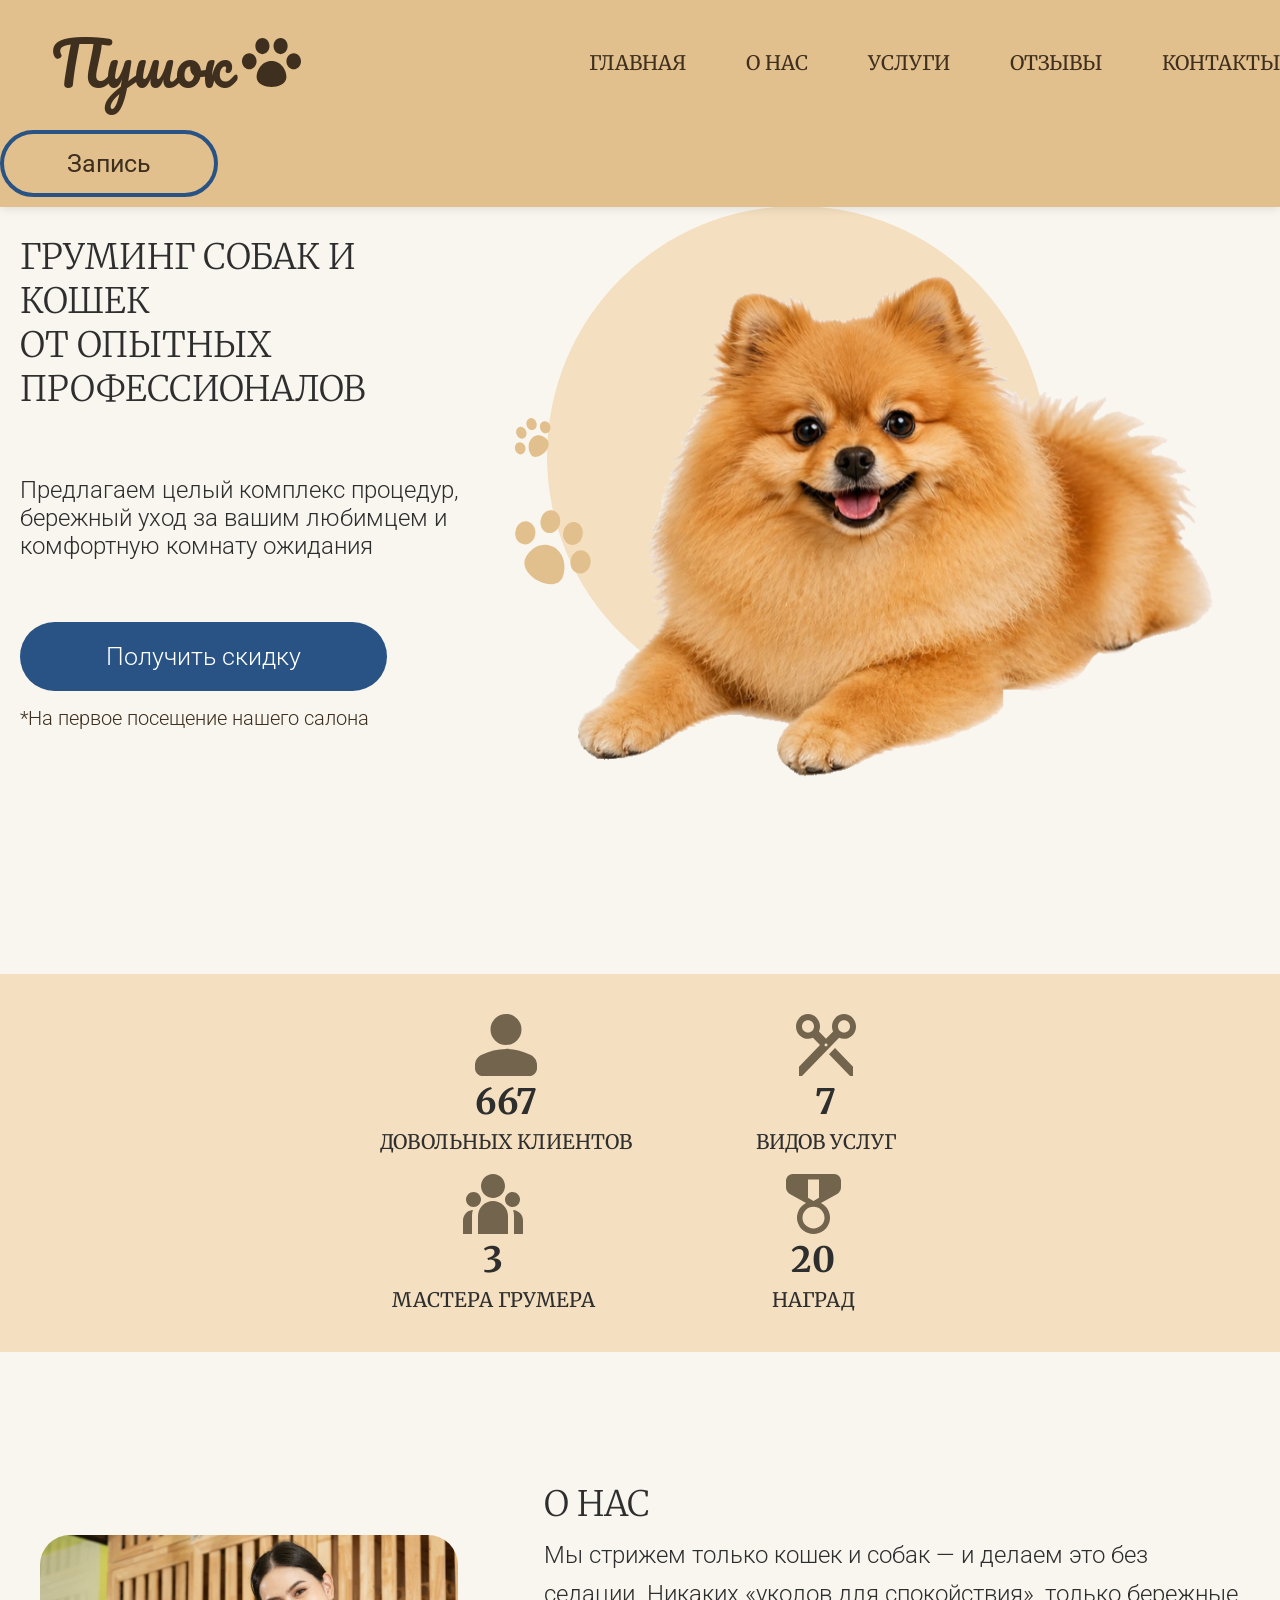
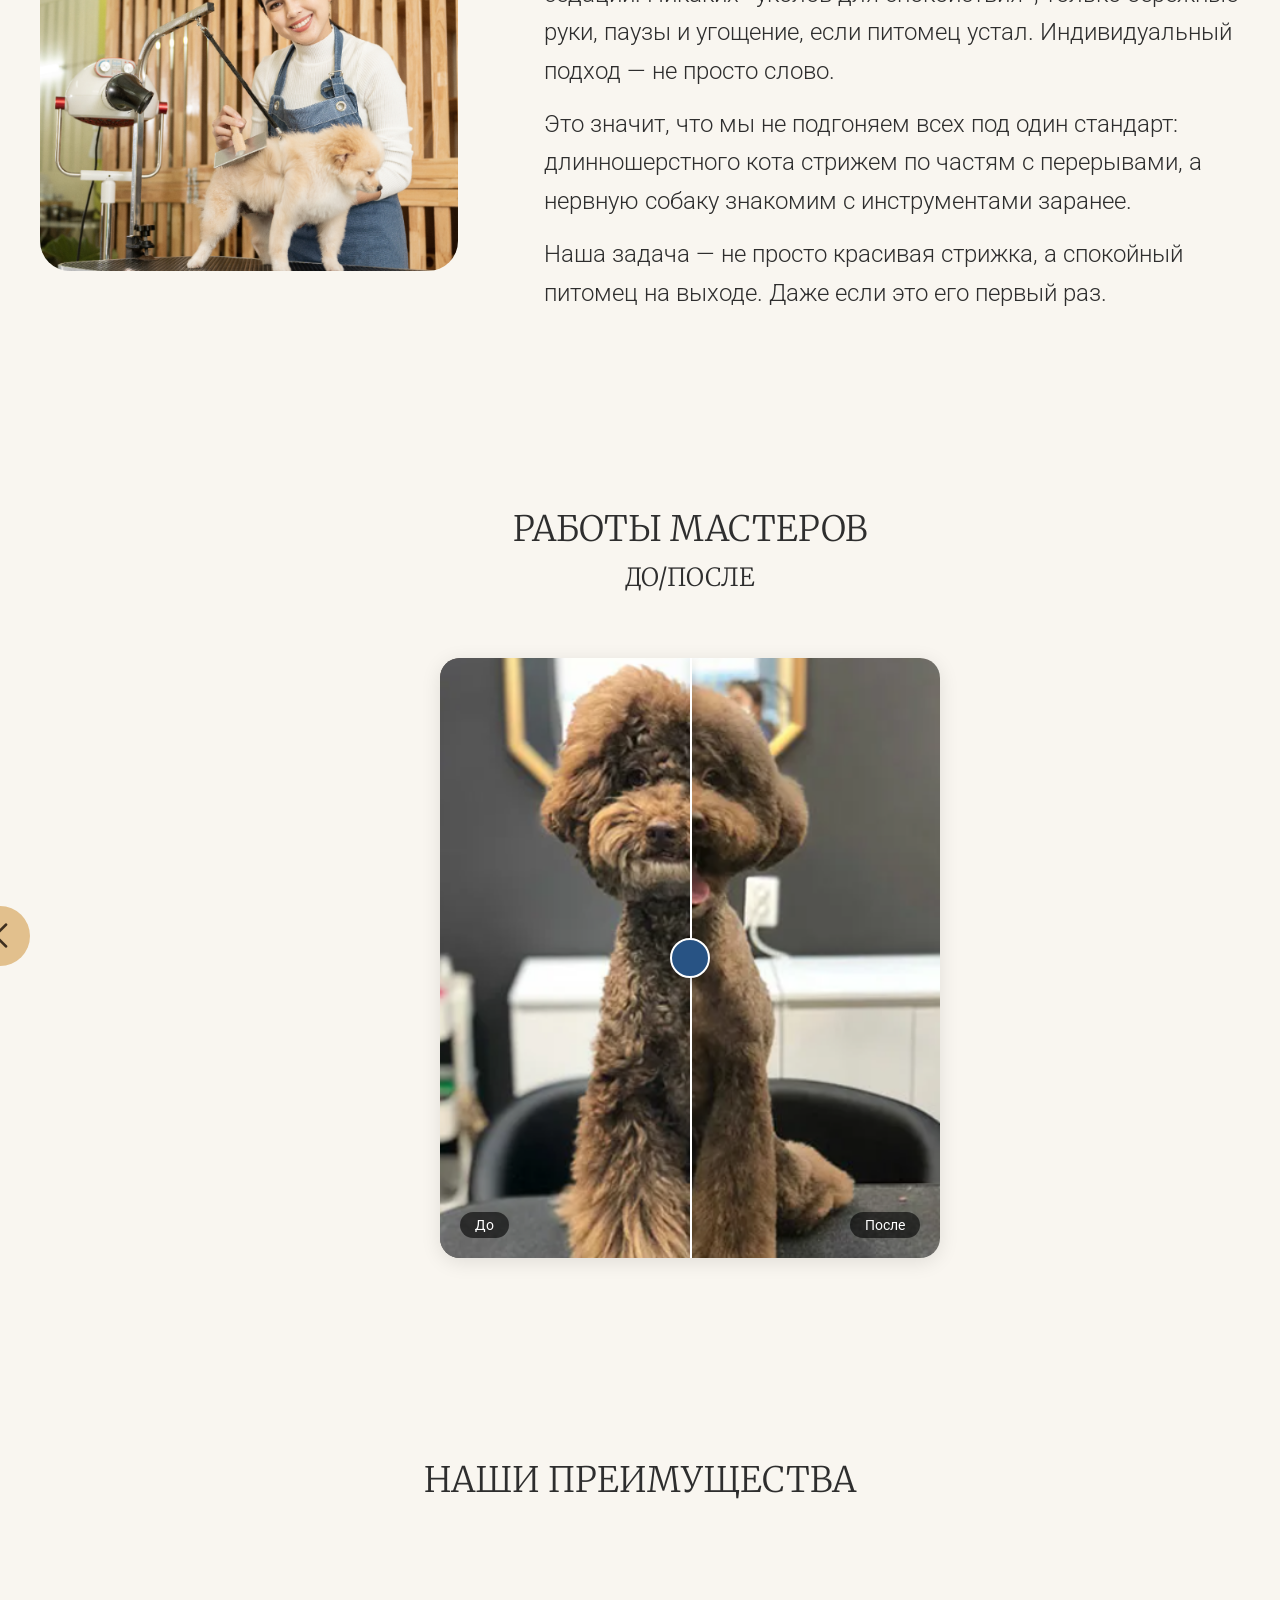
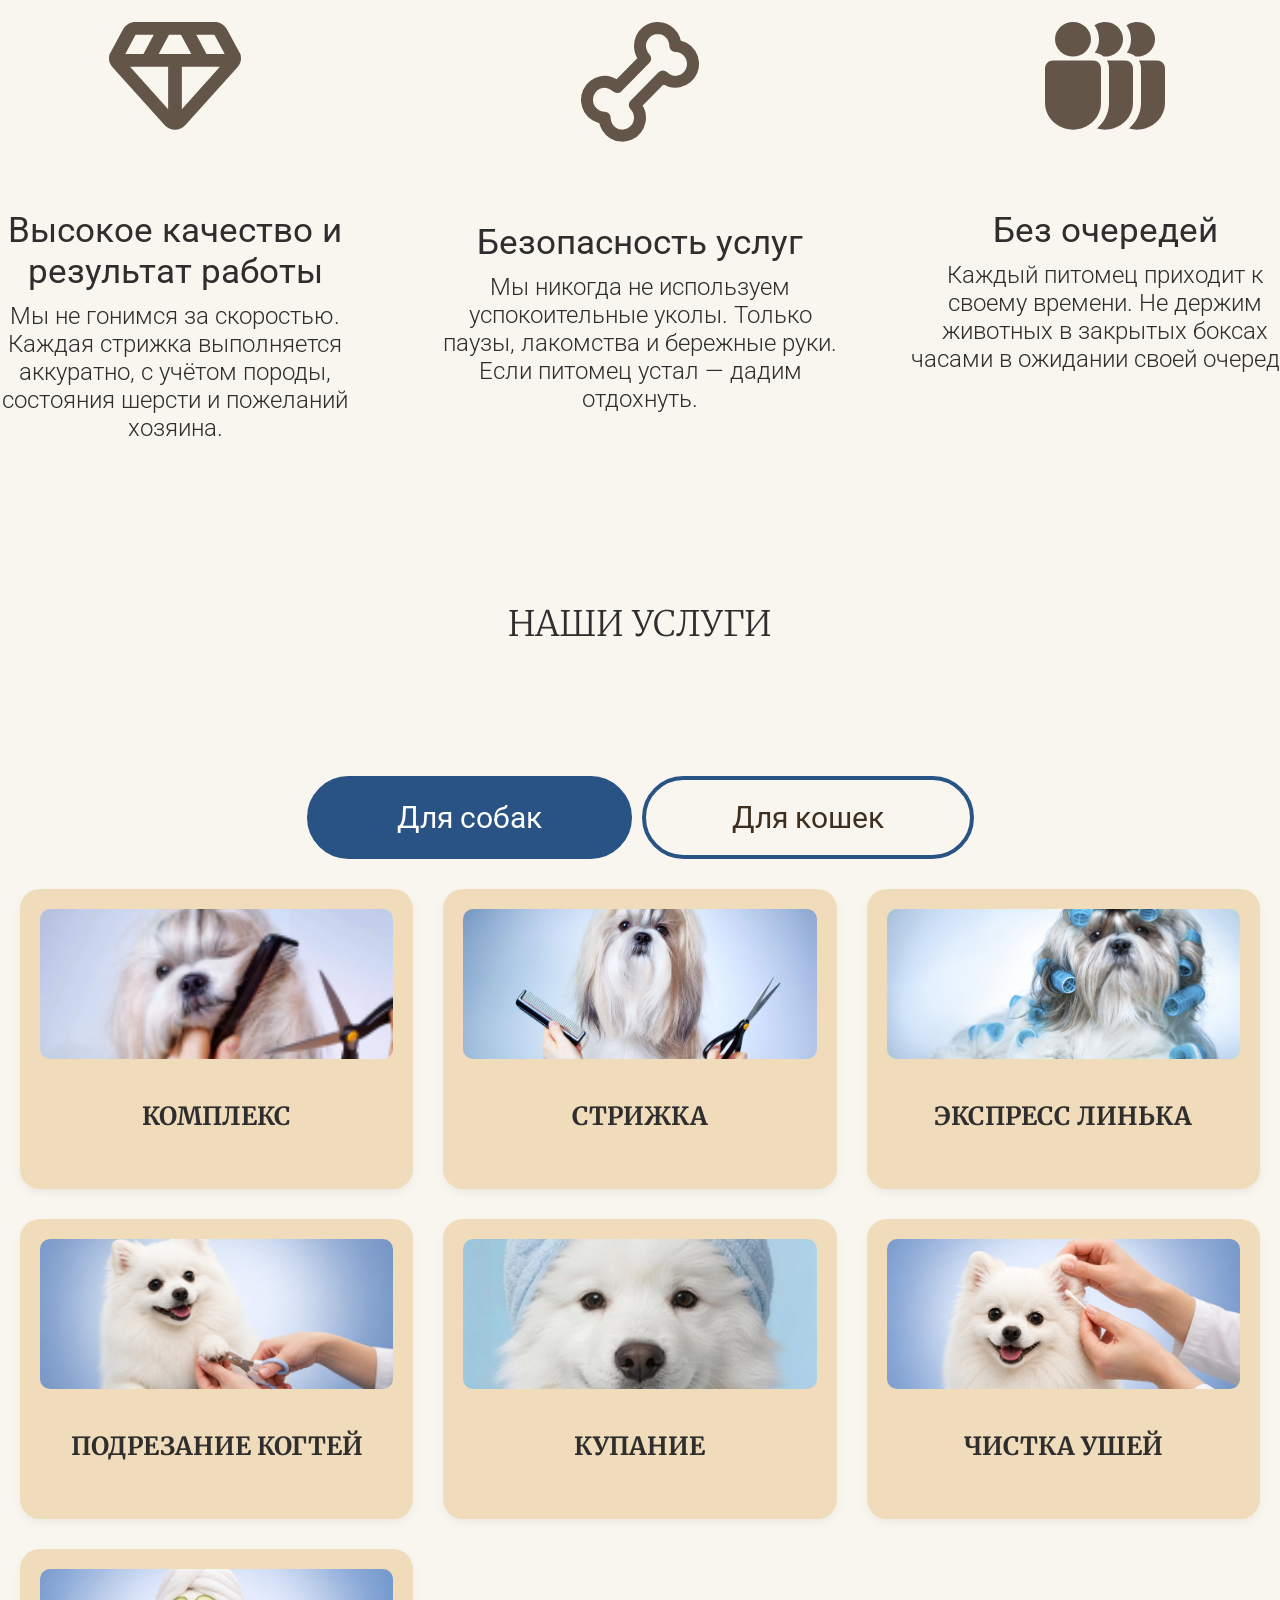
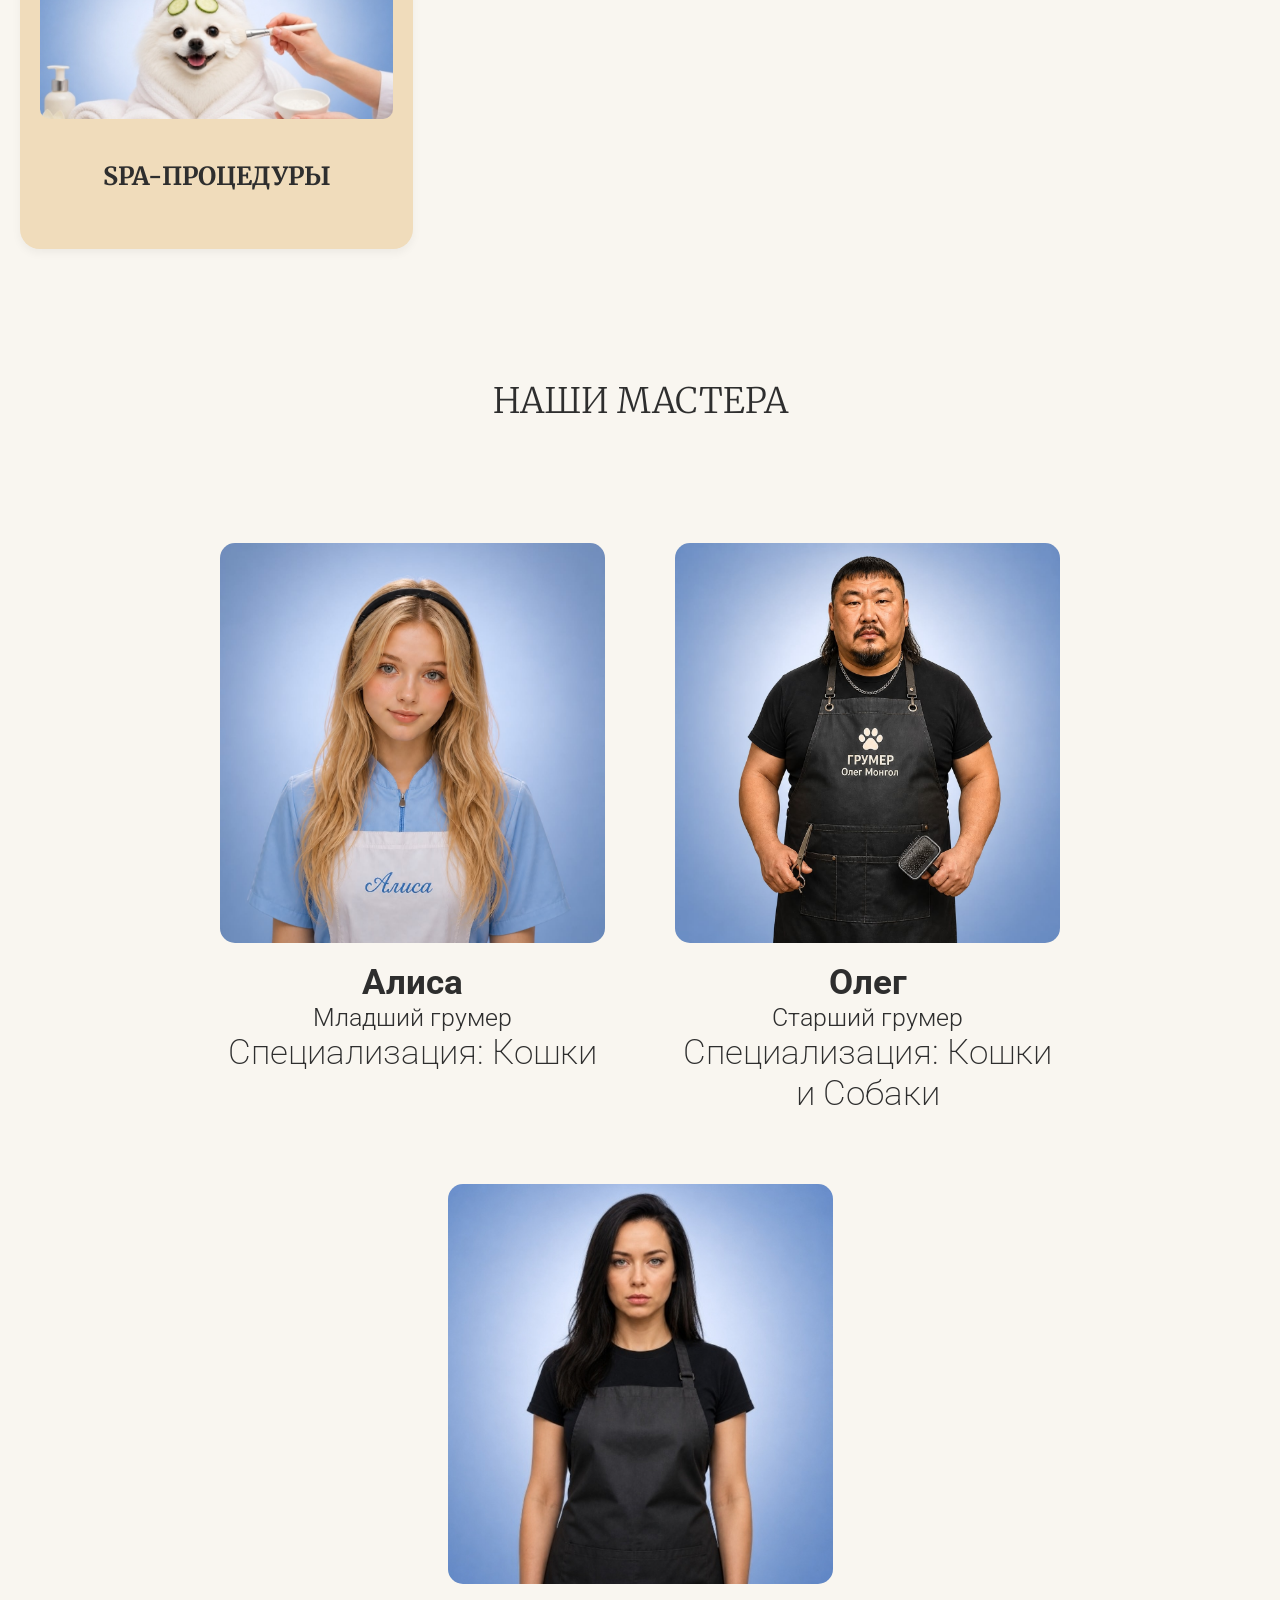
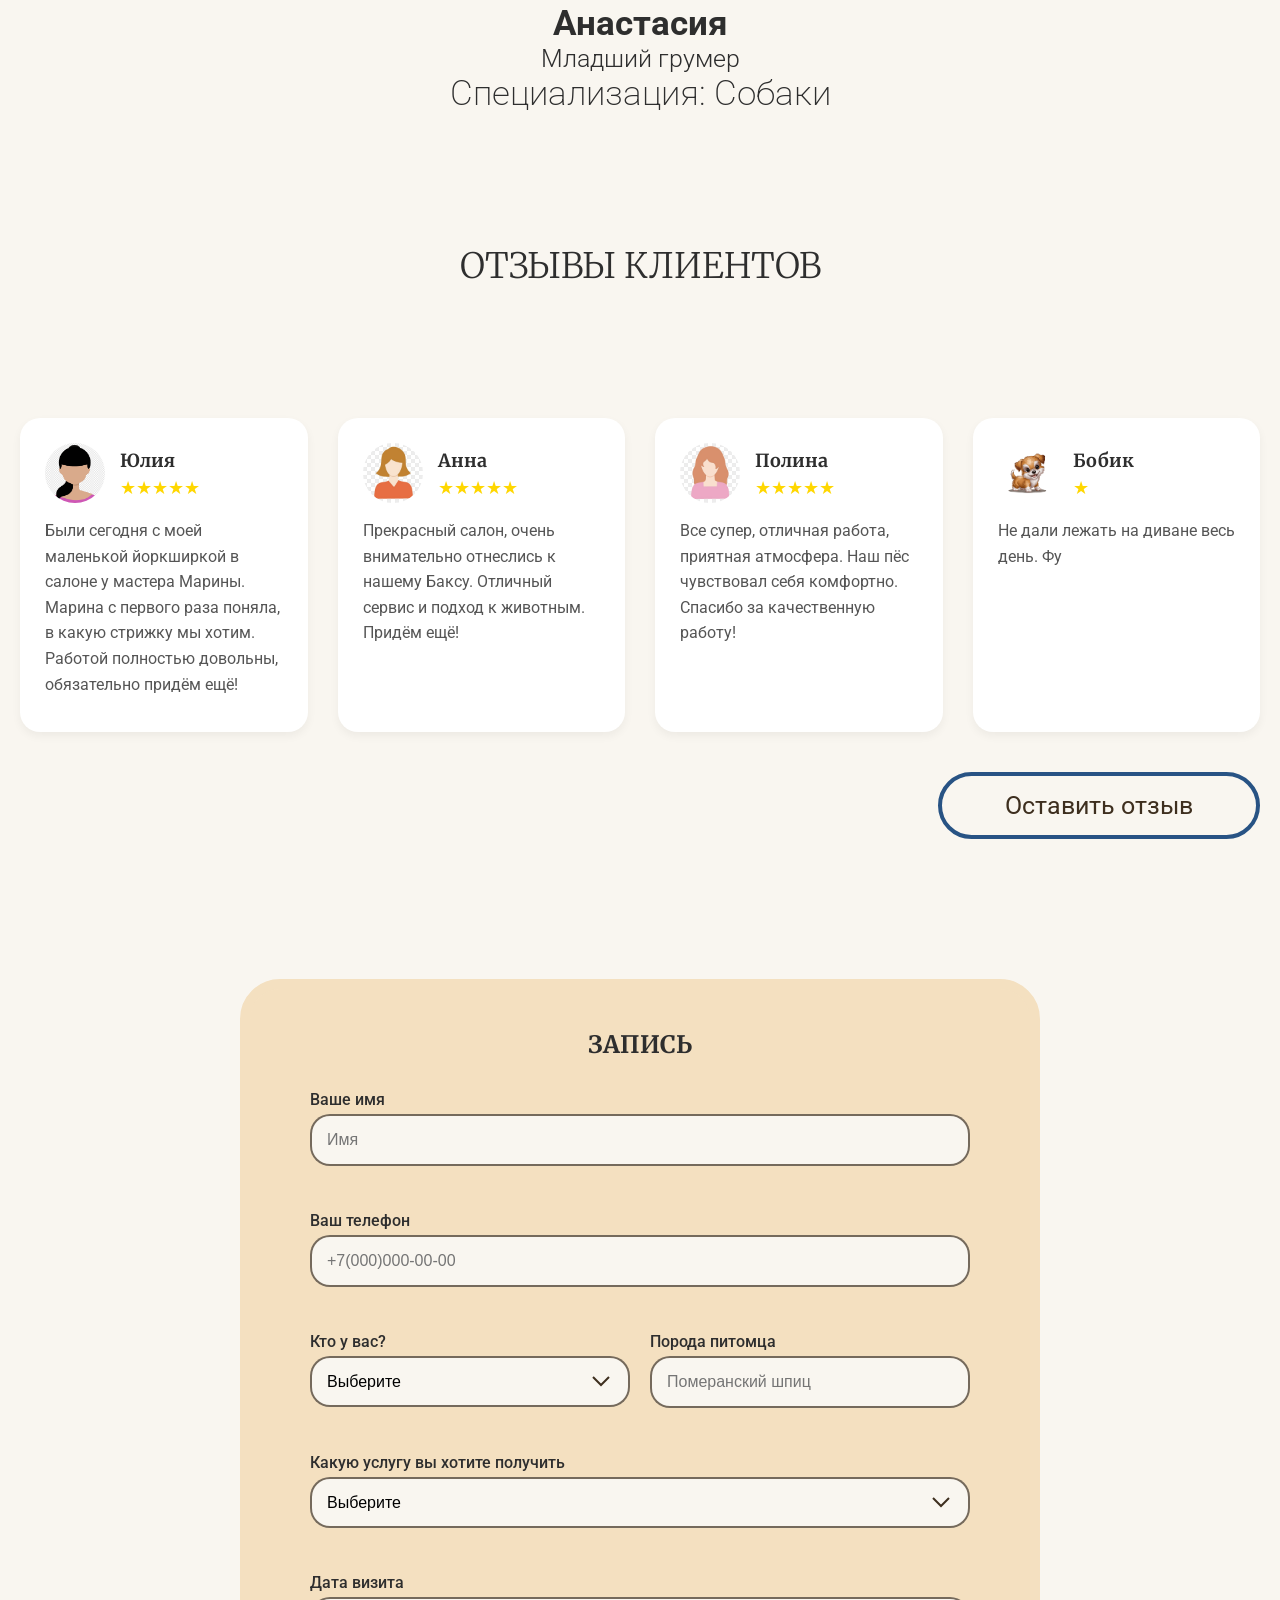
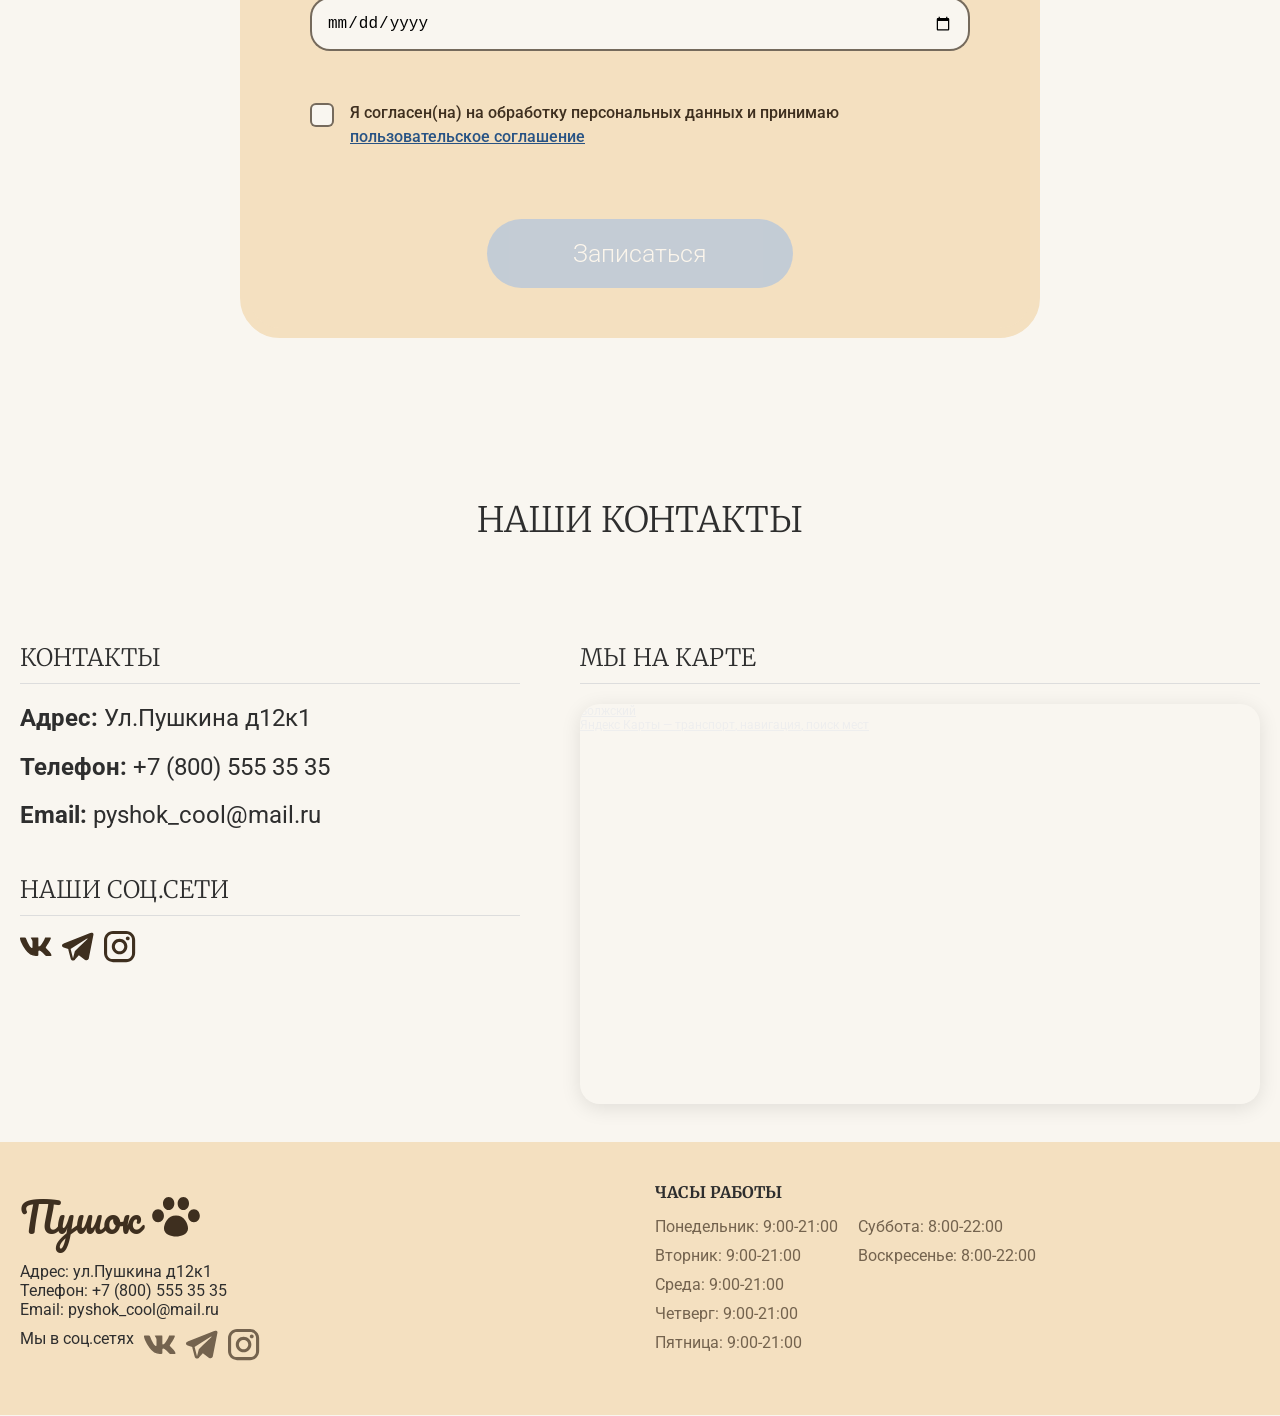
<file: index.html>
<!DOCTYPE html>
<html lang="ru">
<head>
    <meta charset="UTF-8">
    <meta name="viewport" content="width=device-width, initial-scale=1.0">
    <title>Пушок - Груминг собак и кошек</title>
    <!-- Google Fonts -->
    <link href="https://fonts.googleapis.com/css2?family=Merriweather:wght@400;700&family=Roboto:wght@300;400;500;700&family=Pacifico&display=swap" rel="stylesheet">
    <link rel="stylesheet" href="style.css">
    <link rel="stylesheet" href="https://cdn.jsdelivr.net/npm/swiper@11/swiper-bundle.min.css" />
</head>
<body>

    <header>
        <div class="header-inner">
            <a href="#" class="brand-logo">
                <span class="logo-text">Пушок</span>
                <svg width="59" height="49" viewBox="0 0 59 49" fill="none" xmlns="http://www.w3.org/2000/svg">
                    <path fill-rule="evenodd" clip-rule="evenodd" d="M20.4139 0C18.2424 0 16.4314 1.09331 15.2401 2.57175C14.0027 4.16337 13.3471 6.09039 13.3719 8.06313C13.3719 10.1338 14.0445 12.0802 15.2401 13.5587C16.4314 15.0371 18.2424 16.1263 20.4139 16.1263C22.5811 16.1263 24.3921 15.0371 25.5878 13.5587C26.8261 11.9659 27.4817 10.0373 27.456 8.06313C27.456 5.99662 26.779 4.04606 25.5878 2.57175C24.3921 1.09331 22.5811 0 20.4139 0ZM38.5861 0C36.4189 0 34.6079 1.09331 33.4122 2.57175C32.1748 4.16337 31.5193 6.09039 31.544 8.06313C31.544 10.1338 32.221 12.0802 33.4122 13.5587C34.6079 15.0371 36.4189 16.1263 38.5861 16.1263C40.7576 16.1263 42.5686 15.0371 43.7643 13.5587C44.9599 12.0802 45.6325 10.1338 45.6325 8.06313C45.6325 5.99662 44.9555 4.04606 43.7643 2.57175C42.5686 1.09331 40.7576 0 38.5861 0ZM51.7118 15.2193C47.2545 15.2193 44.4236 19.2861 44.4236 23.2825C44.4236 27.2788 47.2545 31.3497 51.7118 31.3497C56.1691 31.3497 59 27.283 59 23.2825C59 19.2819 56.1691 15.2193 51.7118 15.2193ZM7.28818 15.2193C2.83087 15.2193 0 19.2819 0 23.2825C0 27.283 2.83087 31.3497 7.28818 31.3497C11.7455 31.3497 14.5764 27.283 14.5764 23.2825C14.5764 19.2819 11.7411 15.2235 7.28818 15.2235M29.5 22.8807C24.3745 22.8807 20.5854 25.4691 18.1633 28.6786C15.7764 31.8343 14.5764 35.7519 14.5764 38.9366C14.5764 42.6638 16.9545 45.2521 19.8557 46.8051C22.7129 48.3291 26.2955 49 29.5 49C32.7089 49 36.2827 48.3291 39.1399 46.8051C42.0411 45.2521 44.4236 42.6638 44.4236 38.9366C44.4236 35.7519 43.2236 31.8343 40.8323 28.6744C38.4146 25.4691 34.6255 22.8766 29.5 22.8766" fill="#3E2F1F"/>
                </svg>
            </a>

            <button class="burger-btn" id="burger-btn" aria-label="Меню">
                <span></span>
                <span></span>
                <span></span>
            </button>

            <nav class="nav" id="main-nav">
                <div class="nav-links">
                    <a href="#home">ГЛАВНАЯ</a>
                    <a href="#about">О НАС</a>
                    <a href="#services">УСЛУГИ</a>
                    <a href="#reviews">ОТЗЫВЫ</a>
                    <a href="#contacts">КОНТАКТЫ</a>
                </div>
                <p class="nav-slogan">Ваш любимец в добрых<br>и заботливых руках</p>
                <a href="#booking" class="btn btn-outline nav-booking-btn">Запись</a>
            </nav>
            <div class="btn-container desktop-only">
                <a href="#booking" class="btn btn-outline">Запись</a>
            </div>
        </div>
    </header>

    <main>
        <!-- ГЛАВНАЯ -->
        <div id = "home" class="container"> <!-- ГЛАВНАЯ -->
            <section class="hero">
                <div class="hero-text">
                    <h1>ГРУМИНГ СОБАК И КОШЕК <br class="mobile-br">ОТ ОПЫТНЫХ ПРОФЕССИОНАЛОВ</h1>
                    <p>Предлагаем целый комплекс процедур,<span class="phone-br"> бережный уход за вашим любимцем</span><span class="phone-br"> и комфортную комнату ожидания</span></p>
                    <a href="#booking" class="btn btn-primary">Получить скидку</a>
                    <p class="hero-note">*На первое посещение нашего салона</p>
                </div>
                <div class="hero-img">
                    <div class="circle-bg"></div>
                    <div class="paw-decor paw-1">
                        <svg width="81" height="75" viewBox="0 0 81 75" fill="none" xmlns="http://www.w3.org/2000/svg">
                            <path fill-rule="evenodd" clip-rule="evenodd" d="M35.9865 0.416245C33.0447 -0.525289 30.2173 0.218093 28.0979 1.76871C25.8772 3.45754 24.3302 5.86759 23.6892 8.63657C22.9811 11.5317 23.2267 14.5447 24.341 17.1303C25.4493 19.7139 27.5304 22.022 30.4723 22.9635C33.4082 23.9031 36.2342 23.1656 38.3595 21.6168C40.5817 19.9268 42.1294 17.5146 42.7696 14.7432C43.4763 11.8539 43.2261 8.83313 42.1164 6.25529C41.0021 3.66975 38.9224 1.35587 35.9865 0.416245ZM60.6054 8.2954C57.6694 7.35577 54.842 8.09915 52.7167 9.64786C50.4961 11.3367 48.949 13.7467 48.308 16.5157C47.5999 19.4108 47.8515 22.4258 48.9598 25.0094C50.074 27.595 52.1552 29.903 55.0911 30.8427C58.033 31.7842 60.8589 31.0466 62.9843 29.4979C65.1096 27.9492 66.6864 25.5194 67.3944 22.6243C68.101 19.7349 67.8509 16.7142 66.7412 14.1363C65.6269 11.5508 63.5472 9.23693 60.6054 8.2954ZM73.1834 35.2657C67.1449 33.3331 61.9191 37.7917 60.5526 43.3793C59.1861 48.9669 61.6292 55.8862 67.6678 57.8188C73.7063 59.7514 78.9321 55.2928 80.3 49.6994C81.668 44.106 79.222 37.1984 73.1834 35.2657ZM13.0001 16.0043C6.96157 14.0717 1.73723 18.5245 0.369285 24.1179C-0.998662 29.7113 1.44588 36.6248 7.48446 38.5574C13.523 40.49 18.7488 36.0314 20.1167 30.438C21.4847 24.8446 19.0314 17.9408 12.9987 16.0101M40.472 36.347C33.5283 34.1247 27.5098 36.1007 23.131 39.538C18.8183 42.9152 15.8529 47.8725 14.7639 52.3252C13.4894 57.5364 15.8261 62.1864 19.2255 65.6157C22.5753 68.9854 27.1994 71.4768 31.5407 72.8662C35.888 74.2575 40.959 74.869 45.351 73.9771C49.8125 73.0636 53.9253 70.4777 55.1997 65.2665C56.2887 60.8138 56.0026 54.8159 53.8434 49.3611C51.6641 43.8312 47.4172 38.5635 40.4734 36.3412" fill="#E2C08D"/>
                        </svg>

                    </div>
                    <div class="paw-decor paw-2">
                        <svg width="48" height="49" viewBox="0 0 48 49" fill="none" xmlns="http://www.w3.org/2000/svg">
                            <path fill-rule="evenodd" clip-rule="evenodd" d="M8.06324 8.96631C6.37006 9.95019 5.36079 11.678 4.97672 13.4446C4.59836 15.326 4.79725 17.2221 5.54348 18.848C6.30646 20.5662 7.54808 21.8767 9.02512 22.5618C10.4987 23.2489 12.3122 23.3322 14.0054 22.3483C15.6951 21.3664 16.7059 19.6421 17.0934 17.8735C17.4721 15.9907 17.2726 14.0932 16.5251 12.4667C15.7637 10.7518 14.5171 9.43992 13.045 8.75624C11.568 8.07111 9.75299 7.98442 8.06324 8.96631ZM22.2325 0.732785C20.5427 1.71467 19.5334 3.44249 19.1459 5.21108C18.7676 7.0925 18.9665 8.98862 19.7127 10.6144C20.4757 12.3327 21.7207 13.6412 23.1943 14.3283C24.6714 15.0134 26.4849 15.0967 28.1746 14.1148C29.8678 13.1309 30.8786 11.4065 31.2661 9.63795C31.6536 7.86936 31.4608 5.94945 30.6978 4.23116C29.9363 2.51631 28.6898 1.2044 27.2177 0.520722C25.7406 -0.164404 23.9256 -0.251095 22.2325 0.732785ZM38.0749 7.41509C34.5994 9.43464 33.8906 14.092 35.3632 17.4083C36.8358 20.7246 40.5431 22.8201 44.0186 20.8006C47.494 18.781 48.2028 14.1237 46.7287 10.8039C45.2546 7.4842 41.5504 5.39555 38.0749 7.41509ZM3.43672 27.5428C-0.0387523 29.5624 -0.749073 34.2163 0.725017 37.536C2.19911 40.8557 5.90491 42.9478 9.38039 40.9283C12.8559 38.9087 13.5646 34.2514 12.0906 30.9316C10.6165 27.6119 6.91029 25.5287 3.43825 27.5462M23.5789 23.8366C19.5824 26.1589 17.5816 30.0236 16.8757 33.7843C16.1774 37.4844 16.6853 41.2792 17.8587 43.9219C19.2321 47.0148 22.0401 48.0852 24.8745 48.0594C27.6639 48.0295 30.7045 46.963 33.2032 45.5111C35.7052 44.0572 38.2446 41.8812 39.9109 39.322C41.6008 36.7188 42.5047 33.4914 41.1314 30.3985C39.9579 27.7558 37.5786 25.0485 34.5497 23.5099C31.4835 21.9454 27.5738 21.5109 23.5773 23.8332" fill="#E2C08D"/>
                        </svg>
                    </div>
                    <img src="images/dog.png" alt="Dog">
                </div>
            </section>
        </div>

        <!-- Достижения -->
        <section class="features">
            <div class="container">
                <div class="features-grid">
                    <div class="feature-item">
                        <svg width="62" height="62" viewBox="0 0 62 62" fill="none" xmlns="http://www.w3.org/2000/svg">
                            <path d="M20.0531 26.4469C17.0177 23.4115 15.5 19.7625 15.5 15.5C15.5 11.2375 17.0177 7.58854 20.0531 4.55313C23.0885 1.51771 26.7375 0 31 0C35.2625 0 38.9115 1.51771 41.9469 4.55313C44.9823 7.58854 46.5 11.2375 46.5 15.5C46.5 19.7625 44.9823 23.4115 41.9469 26.4469C38.9115 29.4823 35.2625 31 31 31C26.7375 31 23.0885 29.4823 20.0531 26.4469ZM0 54.25V51.15C0 48.9542 0.565751 46.9366 1.69725 45.0972C2.82875 43.2579 4.32967 41.8526 6.2 40.8812C10.2042 38.8792 14.2729 37.3782 18.4062 36.3785C22.5396 35.3787 26.7375 34.8776 31 34.875C35.2625 34.8724 39.4604 35.3736 43.5937 36.3785C47.7271 37.3834 51.7958 38.8843 55.8 40.8812C57.6729 41.85 59.1751 43.2553 60.3066 45.0972C61.4381 46.9392 62.0026 48.9567 62 51.15V54.25C62 56.3812 61.2418 58.2064 59.7254 59.7254C58.209 61.2444 56.3838 62.0026 54.25 62H7.75C5.61875 62 3.79492 61.2418 2.2785 59.7254C0.762083 58.209 0.00258333 56.3838 0 54.25Z" fill="#3E2F1F" fill-opacity="0.7"/>
                        </svg>
                        <h3>667</h3>
                        <p>ДОВОЛЬНЫХ КЛИЕНТОВ</p>
                    </div>
                    <div class="feature-item">
                        <svg width="60" height="62" viewBox="0 0 60 62" fill="none" xmlns="http://www.w3.org/2000/svg">
                            <path d="M57 52.7L39 34.1L33 40.3L54 62H57M28.5 31C28.5 30.5889 28.658 30.1947 28.9393 29.904C29.2206 29.6133 29.6022 29.45 30 29.45C30.3978 29.45 30.7794 29.6133 31.0607 29.904C31.342 30.1947 31.5 30.5889 31.5 31C31.5 31.4111 31.342 31.8053 31.0607 32.096C30.7794 32.3867 30.3978 32.55 30 32.55C29.6022 32.55 29.2206 32.3867 28.9393 32.096C28.658 31.8053 28.5 31.4111 28.5 31ZM6 12.4C6 10.7557 6.63214 9.17866 7.75736 8.01594C8.88258 6.85321 10.4087 6.2 12 6.2C13.5913 6.2 15.1174 6.85321 16.2426 8.01594C17.3679 9.17866 18 10.7557 18 12.4C18 14.0443 17.3679 15.6213 16.2426 16.7841C15.1174 17.9468 13.5913 18.6 12 18.6C10.4087 18.6 8.88258 17.9468 7.75736 16.7841C6.63214 15.6213 6 14.0443 6 12.4ZM42 12.4C42 10.7557 42.6321 9.17866 43.7574 8.01594C44.8826 6.85321 46.4087 6.2 48 6.2C49.5913 6.2 51.1174 6.85321 52.2426 8.01594C53.3679 9.17866 54 10.7557 54 12.4C54 14.0443 53.3679 15.6213 52.2426 16.7841C51.1174 17.9468 49.5913 18.6 48 18.6C46.4087 18.6 44.8826 17.9468 43.7574 16.7841C42.6321 15.6213 42 14.0443 42 12.4ZM43.08 23.684C44.58 24.397 46.23 24.8 48 24.8C51.1826 24.8 54.2348 23.4936 56.4853 21.1681C58.7357 18.8427 60 15.6887 60 12.4C60 9.11131 58.7357 5.95733 56.4853 3.63188C54.2348 1.30642 51.1826 0 48 0C44.8174 0 41.7652 1.30642 39.5147 3.63188C37.2643 5.95733 36 9.11131 36 12.4C36 14.229 36.39 15.934 37.08 17.484L30 24.8L22.92 17.484C23.61 15.934 24 14.229 24 12.4C24 9.11131 22.7357 5.95733 20.4853 3.63188C18.2348 1.30642 15.1826 0 12 0C8.8174 0 5.76516 1.30642 3.51472 3.63188C1.26429 5.95733 0 9.11131 0 12.4C0 15.6887 1.26429 18.8427 3.51472 21.1681C5.76516 23.4936 8.8174 24.8 12 24.8C13.77 24.8 15.42 24.397 16.92 23.684L24 31L3 52.7V62H6L43.08 23.684Z" fill="#3E2F1F" fill-opacity="0.7"/>
                        </svg>
                        <h3>7</h3>
                        <p>ВИДОВ УСЛУГ</p>
                    </div>
                    <div class="feature-item">
                        <svg width="60" height="60" viewBox="0 0 60 60" fill="none" xmlns="http://www.w3.org/2000/svg">
                            <path d="M30 24C33.1826 24 36.2348 22.7357 38.4853 20.4853C40.7357 18.2348 42 15.1826 42 12C42 8.8174 40.7357 5.76516 38.4853 3.51472C36.2348 1.26428 33.1826 0 30 0C26.8174 0 23.7652 1.26428 21.5147 3.51472C19.2643 5.76516 18 8.8174 18 12C18 15.1826 19.2643 18.2348 21.5147 20.4853C23.7652 22.7357 26.8174 24 30 24ZM10.5 33C12.4891 33 14.3968 32.2098 15.8033 30.8033C17.2098 29.3968 18 27.4891 18 25.5C18 23.5109 17.2098 21.6032 15.8033 20.1967C14.3968 18.7902 12.4891 18 10.5 18C8.51088 18 6.60322 18.7902 5.1967 20.1967C3.79018 21.6032 3 23.5109 3 25.5C3 27.4891 3.79018 29.3968 5.1967 30.8033C6.60322 32.2098 8.51088 33 10.5 33ZM57 25.5C57 27.4891 56.2098 29.3968 54.8033 30.8033C53.3968 32.2098 51.4891 33 49.5 33C47.5109 33 45.6032 32.2098 44.1967 30.8033C42.7902 29.3968 42 27.4891 42 25.5C42 23.5109 42.7902 21.6032 44.1967 20.1967C45.6032 18.7902 47.5109 18 49.5 18C51.4891 18 53.3968 18.7902 54.8033 20.1967C56.2098 21.6032 57 23.5109 57 25.5ZM30 27C33.9782 27 37.7936 28.5804 40.6066 31.3934C43.4196 34.2064 45 38.0218 45 42V60H15V42C15 38.0218 16.5804 34.2064 19.3934 31.3934C22.2064 28.5804 26.0218 27 30 27ZM9 42C9 39.921 9.3 37.914 9.864 36.018L9.354 36.06C6.78264 36.3423 4.40599 37.5639 2.67979 39.4905C0.953585 41.4172 -0.000671277 43.9132 3.54293e-07 46.5V60H9V42ZM60 60V46.5C60.0003 43.8251 58.9798 41.2509 57.1466 39.3029C55.3135 37.3549 52.806 36.18 50.136 36.018C50.697 37.914 51 39.921 51 42V60H60Z" fill="#3E2F1F" fill-opacity="0.7"/>
                        </svg>
                        <h3>3</h3>
                        <p>МАСТЕРА ГРУМЕРА</p>
                    </div>
                    <div class="feature-item">
                        <svg width="55" height="60" viewBox="0 0 55 60" fill="none" xmlns="http://www.w3.org/2000/svg">
                            <path d="M6.875 0C3.08 0 0 3.0548 0 6.81875V13.1575C0.0014647 14.6158 0.395868 16.0473 1.14239 17.3037C1.88891 18.5601 2.96041 19.5957 4.246 20.3035L20.064 29.0261C16.7508 30.685 14.0983 33.4034 12.535 36.7421C10.9717 40.0808 10.589 43.8447 11.4487 47.4257C12.3084 51.0067 14.3603 54.1956 17.2729 56.4773C20.1854 58.7589 23.7885 60 27.5 60C31.2115 60 34.8146 58.7589 37.7271 56.4773C40.6397 54.1956 42.6916 51.0067 43.5513 47.4257C44.411 43.8447 44.0283 40.0808 42.465 36.7421C40.9017 33.4034 38.2492 30.685 34.936 29.0261L50.7595 20.309C52.0449 19.6 53.1158 18.5632 53.8614 17.3058C54.6069 16.0484 55.0001 14.6162 55 13.1575V6.81875C55 3.0548 51.92 0 48.125 0H6.875ZM22 23.8493V5.455H33V23.8493L27.5 26.8823L22 23.8493ZM38.5 43.64C38.5 46.5335 37.3411 49.3085 35.2782 51.3546C33.2153 53.4006 30.4174 54.55 27.5 54.55C24.5826 54.55 21.7847 53.4006 19.7218 51.3546C17.6589 49.3085 16.5 46.5335 16.5 43.64C16.5 40.7465 17.6589 37.9715 19.7218 35.9255C21.7847 33.8795 24.5826 32.73 27.5 32.73C30.4174 32.73 33.2153 33.8795 35.2782 35.9255C37.3411 37.9715 38.5 40.7465 38.5 43.64Z" fill="#3E2F1F" fill-opacity="0.7"/>
                        </svg>
                        <h3>20</h3>
                        <p>НАГРАД</p>
                    </div>
                </div>
            </div>
        </section>

        <!-- О нас -->
        <div class="container">    
            <section id = "about" class="about">
                <div class="about-img">
                    <img src="images/grooming.png" alt="Grooming">
                </div>
                <div class="about-text">
                    <h2 class="section-title" style="text-align: left; margin-top: 0; font-weight: 300;">О НАС</h2>
                    <p>Мы стрижем только кошек и собак — и делаем это без седации. Никаких «уколов для спокойствия», только бережные руки, паузы и угощение, если питомец устал. Индивидуальный подход — не просто слово.</p>
                    <p> Это значит, что мы не подгоняем всех под один стандарт: длинношерстного кота стрижем по частям с перерывами, а нервную собаку знакомим с инструментами заранее.</p>
                    <p>Наша задача — не просто красивая стрижка, а спокойный питомец на выходе. Даже если это его первый раз.</p>
                </div>
            </section>
        </div>

        <!-- Gallery -->
        <section id="gallery" class="gallery-section">
            <div class="container">
                <h2 class="section-title">РАБОТЫ МАСТЕРОВ</h2>
                <h3 class="gallery-section-text">ДО/ПОСЛЕ</h3>
                
                <div class="swiper mySwiper">
                    <div class="swiper-wrapper">
                        <!-- Слайд 1 -->
                        <div class="swiper-slide">
                            <div class="image-compare">
                                <div class="img-container">
                                    <img src="images/pes1_after.png" alt="До" class="img-before">
                                    <img src="images/pes1_before.png" alt="После" class="img-after">
                                    <div class="slider-handle"></div>
                                    <div class="slider-line"></div>
                                </div>
                                <div class="labels">
                                    <span class="label-before">До</span>
                                    <span class="label-after">После</span>
                                </div>
                            </div>
                        </div>
                        <!-- Слайд 2 -->
                        <div class="swiper-slide">
                            <div class="image-compare">
                                <div class="img-container">
                                    <img src="images/pes2_after.png" alt="До" class="img-before">
                                    <img src="images/pes2_before.png" alt="После" class="img-after">
                                    <div class="slider-handle"></div>
                                    <div class="slider-line"></div>
                                </div>
                                <div class="labels">
                                    <span class="label-before">До</span>
                                    <span class="label-after">После</span>
                                </div>
                            </div>
                        </div>
                        <!-- Слайд 3 -->
                        <div class="swiper-slide">
                            <div class="image-compare">
                                <div class="img-container">
                                    <img src="images/pes3_after.png" alt="До" class="img-before">
                                    <img src="images/pes3_before.png" alt="После" class="img-after">
                                    <div class="slider-handle"></div>
                                    <div class="slider-line"></div>
                                </div>
                                <div class="labels">
                                    <span class="label-before">До</span>
                                    <span class="label-after">После</span>
                                </div>
                            </div>
                        </div>
                    </div>
                    
                    <div class="swiper-button-next"></div>
                    <div class="swiper-button-prev"></div>
                </div>
            </div>
        </section>

        <!-- Преимущества -->
        <section id="advantages" class="advantages-section">
            <div class="container">
                <h2 class="section-title">НАШИ ПРЕИМУЩЕСТВА</h2>
                <div class="advantages">
                    <div class="adv-item">
                        <svg width="132" height="108" viewBox="0 0 132 108" fill="none" xmlns="http://www.w3.org/2000/svg">
                            <path d="M60.3428 106.448C58.5142 105.648 56.9142 104.504 55.5428 103.016L3.08571 44.6508C2.05714 43.4814 1.28685 42.2057 0.774856 40.8236C0.262856 39.4416 0.00457142 38.0064 0 36.518C0 35.5612 0.0868578 34.5789 0.260572 33.571C0.434286 32.5632 0.804571 31.6319 1.37143 30.7772L14.2286 7.01656C15.4857 4.89033 17.1726 3.18934 19.2891 1.91361C21.4057 0.637868 23.776 0 26.4 0H105.6C108.228 0 110.601 0.637868 112.718 1.91361C114.834 3.18934 116.519 4.89033 117.771 7.01656L130.628 30.7772C131.2 31.6277 131.572 32.5568 131.746 33.5647C131.92 34.5725 132.004 35.5569 132 36.518C132 38.0064 131.744 39.4416 131.232 40.8236C130.72 42.2057 129.947 43.4814 128.914 44.6508L76.457 103.016C75.0856 104.504 73.4856 105.648 71.6571 106.448C69.8285 107.247 67.9428 107.645 65.9999 107.64C64.0571 107.636 62.1714 107.239 60.3428 106.448ZM49.7142 31.8934H82.2856L71.9999 12.7574H59.9999L49.7142 31.8934ZM59.1428 87.2286V44.6508H21.0857L59.1428 87.2286ZM72.857 87.2286L110.914 44.6508H72.857V87.2286ZM97.5427 31.8934H115.714L105.428 12.7574H87.257L97.5427 31.8934ZM16.2857 31.8934H34.4571L44.7428 12.7574H26.5714L16.2857 31.8934Z" fill="#3E2F1F" fill-opacity="0.8"/>
                        </svg>
                         <div class="adv-text">
                            <h3>Высокое качество <span class="adv-br">и результат работы</span></h3>
                            <p>Мы не гонимся за скоростью. Каждая стрижка выполняется аккуратно, с учётом породы,<span class="adv-br"> состояния шерсти и пожеланий хозяина.</span></p>
                        </div>
                    </div>
                    <div class="adv-item">
                        <svg width="118" height="120" viewBox="0 0 118 120" fill="none" xmlns="http://www.w3.org/2000/svg">
                            <path d="M76.6553 6C81.3418 6 85.8364 7.89006 89.1502 11.2544C92.4641 14.6187 94.3258 19.1817 94.3258 23.9396C97.2316 23.939 100.093 24.6659 102.656 26.056C105.219 27.4461 107.405 29.4564 109.02 31.9089C110.635 34.3615 111.629 37.1805 111.914 40.1163C112.2 43.0522 111.768 46.0142 110.657 48.74C109.545 51.4659 107.789 53.8714 105.543 55.7436C103.298 57.6157 100.632 58.8968 97.782 59.4731C94.9321 60.0495 91.9863 59.9035 89.2053 59.048C86.4243 58.1925 83.8941 56.6539 81.8387 54.5685L53.8133 83.0208C55.8359 85.0759 57.3367 87.599 58.1865 90.3732C59.0363 93.1473 59.2098 96.0895 58.692 98.9467C58.1743 101.804 56.9807 104.491 55.2141 106.776C53.4474 109.062 51.1604 110.877 48.5498 112.067C45.9391 113.257 43.0829 113.785 40.2267 113.606C37.3705 113.428 34.5998 112.548 32.1528 111.042C29.7057 109.535 27.6555 107.449 26.1785 104.96C24.7015 102.472 23.8418 99.6567 23.6734 96.7566V95.6981H22.6367C19.7791 95.5281 17.0048 94.6558 14.5527 93.1562C12.1006 91.6567 10.0441 89.5748 8.56006 87.0896C7.07601 84.6044 6.20889 81.7905 6.03328 78.8897C5.85768 75.989 6.37885 73.0884 7.55197 70.4374C8.72509 67.7865 10.515 65.4645 12.7678 63.6714C15.0205 61.8783 17.6687 60.6676 20.4844 60.1436C23.3 59.6196 26.199 59.7979 28.9317 60.6632C31.6645 61.5285 34.1493 63.0549 36.1723 65.1111L64.1977 36.6588C61.7255 34.1506 60.0415 30.9544 59.3586 27.4745C58.6758 23.9946 59.0247 20.3873 60.3614 17.1088C61.698 13.8302 63.9623 11.0277 66.8678 9.05567C69.7734 7.08364 73.1897 6.03066 76.6848 6.0299L76.6553 6Z" stroke="#3E2F1F" stroke-opacity="0.8" stroke-width="12" stroke-linecap="round" stroke-linejoin="round"/>
                        </svg>
                        <div class="adv-text">
                            <h3>Безопасность услуг</h3>
                            <p>Мы никогда не используем<span class="adv-br"> успокоительные уколы. Только паузы,</span> <span class="adv-br">лакомства и бережные руки. Если</span> питомец устал — дадим отдохнуть.</p>
                        </div>
                    </div>
                    <div class="adv-item">
                        <svg width="120" height="108" viewBox="0 0 120 108" fill="none" xmlns="http://www.w3.org/2000/svg">
                            <path d="M46 17.2982C46 21.886 44.1036 26.2859 40.7279 29.5299C37.3523 32.774 32.7739 34.5965 28 34.5965C23.2261 34.5965 18.6477 32.774 15.2721 29.5299C11.8964 26.2859 10 21.886 10 17.2982C10 12.7105 11.8964 8.31059 15.2721 5.06654C18.6477 1.82249 23.2261 1.83754e-06 28 1.83754e-06C32.7739 1.83754e-06 37.3523 1.82249 40.7279 5.06654C44.1036 8.31059 46 12.7105 46 17.2982ZM8 38.4405C5.87827 38.4405 3.84344 39.2505 2.34315 40.6923C0.842854 42.1341 0 44.0896 0 46.1286V80.7251C-7.74872e-08 84.2588 0.724241 87.7578 2.13137 91.0225C3.5385 94.2872 5.60097 97.2535 8.20101 99.7522C10.8011 102.251 13.8877 104.233 17.2849 105.585C20.682 106.937 24.323 107.633 28 107.633C31.677 107.633 35.318 106.937 38.7151 105.585C42.1123 104.233 45.1989 102.251 47.799 99.7522C50.399 97.2535 52.4615 94.2872 53.8686 91.0225C55.2758 87.7578 56 84.2588 56 80.7251V46.1286C56 44.0896 55.1571 42.1341 53.6569 40.6923C52.1566 39.2505 50.1217 38.4405 48 38.4405H8ZM54 17.2982C54 22.2955 52.48 26.9468 49.84 30.8524C53.144 31.2214 56.136 32.5438 58.512 34.5427C58.9973 34.5734 59.4933 34.5914 60 34.5965C62.8361 34.5963 65.632 33.9521 68.1598 32.7163C70.6876 31.4806 72.8758 29.6883 74.5461 27.4856C76.2163 25.2829 77.3213 22.732 77.771 20.041C78.2207 17.35 78.0023 14.5949 77.1337 12.0004C76.2651 9.40584 74.7709 7.04526 72.7728 5.11105C70.7746 3.17683 68.3292 1.72373 65.6358 0.87017C62.9424 0.0166144 60.0772 -0.213234 57.2738 0.199358C54.4704 0.61195 51.8082 1.6553 49.504 3.24438C52.336 7.24989 54 12.0857 54 17.2982ZM52 106.519C55.7762 103.273 58.797 99.2976 60.8648 94.8528C62.9327 90.4081 64.001 85.5939 64 80.7251V46.1286C64 43.3302 63.216 40.7008 61.856 38.4405H80C82.1217 38.4405 84.1566 39.2505 85.6569 40.6923C87.1571 42.1341 88 44.0896 88 46.1286V80.7251C88.0011 84.9166 86.9833 89.0504 85.0277 92.797C83.0721 96.5436 80.2328 99.7993 76.7361 102.305C73.2394 104.81 69.182 106.496 64.8874 107.227C60.5928 107.959 56.1797 107.716 52 106.519ZM86 17.2982C86 22.2955 84.48 26.9468 81.84 30.8524C85.144 31.2214 88.136 32.5438 90.512 34.5427C90.9973 34.5734 91.4933 34.5914 92 34.5965C94.8361 34.5963 97.632 33.9521 100.16 32.7163C102.688 31.4806 104.876 29.6883 106.546 27.4856C108.216 25.2829 109.321 22.732 109.771 20.041C110.221 17.35 110.002 14.5949 109.134 12.0004C108.265 9.40584 106.771 7.04526 104.773 5.11105C102.775 3.17683 100.329 1.72373 97.6358 0.87017C94.9424 0.0166144 92.0772 -0.213234 89.2738 0.199358C86.4704 0.61195 83.8082 1.6553 81.504 3.24438C84.336 7.24989 86 12.0857 86 17.2982ZM84 106.519C87.7762 103.273 90.797 99.2976 92.8648 94.8528C94.9327 90.4081 96.001 85.5939 96 80.7251V46.1286C96 43.3302 95.216 40.7008 93.856 38.4405H112C114.122 38.4405 116.157 39.2505 117.657 40.6923C119.157 42.1341 120 44.0896 120 46.1286V80.7251C120.001 84.9166 118.983 89.0504 117.028 92.797C115.072 96.5436 112.233 99.7993 108.736 102.305C105.239 104.81 101.182 106.496 96.8874 107.227C92.5928 107.959 88.1797 107.716 84 106.519Z" fill="#3E2F1F" fill-opacity="0.8"/>
                        </svg>
                        <div class="adv-text">
                            <h3>Без очередей</h3>
                            <p>Каждый питомец приходит к своему<span class="adv-br"> времени. Не держим животных</span><span class="adv-br"> в закрытых боксах часами в ожидании</span> своей очереди.</p>
                        </div>
                    </div>
                </div>
            </div>
        </section>

        <!-- Услуги -->
        <section id="services" class="price-section">
            <div class="container">
                <h2 class="section-title">НАШИ УСЛУГИ</h2>
                
                <div class="service-all">
                    <div style="display: flex; justify-content: center; gap: 10px; margin-bottom: 30px;">
                        <button class="btn service-tab active" data-target="dogs" style="cursor: pointer; font-weight: 400;">Для собак</button>
                        <button class="btn service-tab" data-target="cats" style="cursor: pointer;">Для кошек</button>
                    </div>

                    <div class="service-grid" id="services-container">
                        <!-- Услуги для собак (по умолчанию видны) -->
                        <div class="service-group" id="services-dogs">
                            <!-- Комплекс -->
                            <div class="service-card">
                                <div class="card-image">
                                    <img src="images/dog_complex.png" alt="Complex">
                                </div>
                                <div class="card-content">
                                    <h3 data-service="complex">КОМПЛЕКС</h3>
                                </div>
                            </div>
                            
                            <!-- Стрижка -->
                            <div class="service-card">
                                <div class="card-image">
                                    <img src="images/dog_haircut.jpg" alt="Haircut">
                                </div>
                                <div class="card-content">
                                    <h3 data-service="haircut">СТРИЖКА</h3>
                                </div>
                            </div>
                            
                            <!-- Экспресс линька -->
                            <div class="service-card">
                                <div class="card-image">
                                    <img src="images/dog_linka.png" alt="Express Shedding">
                                </div>
                                <div class="card-content">
                                    <h3 data-service="shedding">ЭКСПРЕСС ЛИНЬКА</h3>
                                </div>
                            </div>
                            
                            <!-- Подрезание когтей -->
                            <div class="service-card">
                                <div class="card-image">
                                    <img src="images/dog_cut.jpg" alt="Nails">
                                </div>
                                <div class="card-content">
                                    <h3 data-service="nails">ПОДРЕЗАНИЕ КОГТЕЙ</h3>
                                </div>
                            </div>
                            
                            <!-- Купание -->
                            <div class="service-card">
                                <div class="card-image">
                                    <img src="images/dog_wash.png" alt="Bathing">
                                </div>
                                <div class="card-content">
                                    <h3 data-service="bathing">КУПАНИЕ</h3>
                                </div>
                            </div>
                            
                            <!-- Чистка ушей -->
                            <div class="service-card">
                                <div class="card-image">
                                    <img src="images/dog_ear.jpg" alt="Ears">
                                </div>
                                <div class="card-content">
                                    <h3 data-service="ears">ЧИСТКА УШЕЙ</h3>
                                </div>
                            </div>
                            
                            <!-- SPA -->
                            <div class="service-card">
                                <div class="card-image">
                                    <img src="images/dog_spa.jpg" alt="SPA">
                                </div>
                                <div class="card-content">
                                    <h3 data-service="spa">SPA-ПРОЦЕДУРЫ</h3>
                                </div>
                            </div>
                        </div>

                        <!-- Услуги для кошек (скрыты по умолчанию) -->
                        <div class="service-group" id="services-cats" style="display: none;">
                            <!-- Комплекс для кошек -->
                            <div class="service-card">
                                <div class="card-image">
                                    <img src="images/cat_complex.jpg" alt="Complex">
                                </div>
                                <div class="card-content">
                                    <h3 data-service="cat_complex">КОМПЛЕКС</h3>
                                </div>
                            </div>
                            
                            <!-- Стрижка для кошек -->
                            <div class="service-card">
                                <div class="card-image">
                                    <img src="images/cat_haircut.jpg" alt="Haircut">
                                </div>
                                <div class="card-content">
                                    <h3 data-service="cat_haircut">СТРИЖКА</h3>
                                </div>
                            </div>
                            
                            <!-- Экспресс линька для кошек -->
                            <div class="service-card">
                                <div class="card-image">
                                    <img src="images/cat_linka.jpg" alt="Express Shedding">
                                </div>
                                <div class="card-content">
                                    <h3 data-service="cat_shedding">ЭКСПРЕСС ЛИНЬКА</h3>
                                </div>
                            </div>
                            
                            <!-- Подрезание когтей для кошек -->
                            <div class="service-card">
                                <div class="card-image">
                                    <img src="images/cat_cut.jpg" alt="Nails">
                                </div>
                                <div class="card-content">
                                    <h3 data-service="cat_nails">ПОДРЕЗАНИЕ КОГТЕЙ</h3>
                                </div>
                            </div>
                            
                            <!-- Купание для кошек -->
                            <div class="service-card">
                                <div class="card-image">
                                    <img src="images/cat_wash.jpg" alt="Bathing">
                                </div>
                                <div class="card-content">
                                    <h3 data-service="cat_bathing">КУПАНИЕ</h3>
                                </div>
                            </div>
                            
                            <!-- Чистка ушей для кошек -->
                            <div class="service-card">
                                <div class="card-image">
                                    <img src="images/cat_ear.jpg" alt="Ears">
                                </div>
                                <div class="card-content">
                                    <h3 data-service="cat_ears">ЧИСТКА УШЕЙ</h3>
                                </div>
                            </div>
                        </div>
                    </div>
                </div>
            </div>
        </section>

        <!-- Masters -->
        <section id="masters" class="master-section">
            <div class="container">
                <h2 class="section-title">НАШИ МАСТЕРА</h2>
                <div class="masters-grid">
                    <div class="master-card">
                        <img src="images/Alice.jpg" alt="Alice">
                        <h4>Алиса</h4>
                        <p>Младший грумер</p>
                        <h5>Специализация: Кошки</h5>
                    </div>
                    <div class="master-card">
                        <img src="images/Oleg.jpg" alt="Oleg">
                        <h4>Олег</h4>
                        <p>Старший грумер</p>
                        <h5>Специализация: Кошки и Собаки</h5>
                    </div>
                    <div class="master-card">
                        <img src="images/Nastya.jpg" alt="Anastasia">
                        <h4>Анастасия</h4>
                        <p>Младший грумер</p>
                        <h5>Специализация: Собаки</h5>
                    </div>
                </div>
            </div>
        </section>

        <!-- ===== ОТЗЫВЫ ===== -->
        <section id="reviews" class="reviews-section">
            <div class="container">
                <h2 class="section-title">ОТЗЫВЫ КЛИЕНТОВ</h2>
                
                <div class="reviews-grid">
                    <!-- Отзыв 1 (десктоп) -->
                    <div class="review-card desktop-review">
                        <div class="review-header">
                            <img src="images/Julia.png" alt="Юлия" class="reviewer-photo">
                            <div class="reviewer-info">
                                <h4>Юлия</h4>
                                <div class="rating">★★★★★</div>
                            </div>
                        </div>
                        <p class="review-text">Были сегодня с моей маленькой йоркширкой в салоне у мастера Марины. Марина с первого раза поняла, в какую стрижку мы хотим. Работой полностью довольны, обязательно придём ещё!</p>
                    </div>
                    
                    <!-- Отзыв для планшета (скрыт на десктопе) -->
                    <div class="review-card tablet-review">
                        <div class="reviews-overall tablet-only">
                            <span class="reviews-score">5,0</span>
                            <span class="reviews-count">174 отзыва, 272 оценки</span>
                        </div>
                        <div class="review-header">
                            <img src="images/Julia.png" alt="Юлия" class="reviewer-photo">
                            <span class="review-date">25 марта</span>
                            <div class="rating">★★★★★</div>
                        </div>
                        <p class="review-text">Уже не первый год вожу в салон свою красотку к Анастасии. Мастер всегда очень внимательна, учитывает пожелания, рекомендует необходимые дополнительные процедуры, ничего лишнего. Ши-тцу сложны в стрижке, но Анастасия настоящий профессионал ... еще</p>
                    </div>
                    
                    <!-- Отзыв 2 -->
                    <div class="review-card desktop-review">
                        <div class="review-header">
                            <img src="images/Anna.png" alt="Анна" class="reviewer-photo">
                            <div class="reviewer-info">
                                <h4>Анна</h4>
                                <div class="rating">★★★★★</div>
                            </div>
                        </div>
                        <p class="review-text">Прекрасный салон, очень внимательно отнеслись к нашему Баксу. Отличный сервис и подход к животным. Придём ещё!</p>
                    </div>
                    
                    <!-- Отзыв 3 -->
                    <div class="review-card desktop-review">
                        <div class="review-header">
                            <img src="images/Polina.png" alt="Полина" class="reviewer-photo">
                            <div class="reviewer-info">
                                <h4>Полина</h4>
                                <div class="rating">★★★★★</div>
                            </div>
                        </div>
                        <p class="review-text">Все супер, отличная работа, приятная атмосфера. Наш пёс чувствовал себя комфортно. Спасибо за качественную работу!</p>
                    </div>

                    <div class="review-card desktop-review">
                        <div class="review-header">
                            <img src="images/Bobik.png" alt="Бобик" class="reviewer-photo">
                            <div class="reviewer-info">
                                <h4>Бобик</h4>
                                <div class="rating">★</div>
                            </div>
                        </div>
                        <p class="review-text">Не дали лежать на диване весь день. Фу</p>
                    </div>
                </div>
                
                <div class="reviews-btn-container">
                    <a href="404.html" class="btn btn-outline">Оставить отзыв</a>
                </div>
            </div>
        </section>

        <!-- Booking Form -->
        <section id="booking" class="booking-section">
            <div class="container">
                <h2>ЗАПИСЬ</h2>
                <form id="booking-form" novalidate>
                    <div class="form-group">
                        <label for="name">Ваше имя</label>
                        <input type="text" id="name" class="form-control" placeholder="Имя" required>
                        <span class="error-message" id="name-error"></span>
                    </div>
                    <div class="form-group">
                        <label for="phone">Ваш телефон</label>
                        <input type="tel" id="phone" class="form-control" placeholder="+7(000)000-00-00" required>
                        <span class="error-message" id="phone-error"></span>
                    </div>
                    <div class="form-row">
                        <div class="form-group">
                            <label for="pet-type">Кто у вас?</label>
                            <select id="pet-type" class="form-control" required>
                                <option value="">Выберите</option>
                                <option>Собака</option>
                                <option>Кошка</option>
                            </select>
                            <span class="error-message" id="pet-type-error"></span>
                        </div>
                        <div class="form-group">
                            <label for="breed">Порода питомца</label>
                            <input type="text" id="breed" class="form-control" placeholder="Померанский шпиц" required>
                            <span class="error-message" id="breed-error"></span>
                        </div>
                    </div>
                    <div class="form-group">
                        <label for="service">Какую услугу вы хотите получить</label>
                        <select id="service" class="form-control" required>
                            <option value="">Выберите</option>
                            <option>Комплекс</option>
                            <option>Стрижка</option>
                            <option>Экспресс линька</option>
                            <option>Подрезание когтей</option>
                            <option>Купание</option>
                            <option>Чистка ушей</option>
                            <option>SPA-процедуры</option>
                        </select>
                        <span class="error-message" id="service-error"></span>
                    </div>
                    <div class="form-group">
                        <label for="date">Дата визита</label>
                        <input type="date" id="date" class="form-control" required>
                        <span class="error-message" id="date-error"></span>
                    </div>
                    
                    <!-- Чекбокс с пользовательским соглашением -->
                    <div class="form-group checkbox-group">
                        <label class="checkbox-label">
                            <input type="checkbox" id="agreement" required>
                            <span class="checkbox-custom"></span>
                            <span class="checkbox-text">Я согласен(на) на обработку персональных данных и принимаю <a href="#" class="agreement-link">пользовательское соглашение</a></span>
                        </label>
                        <span class="error-message" id="agreement-error"></span>
                    </div>
                    
                    <div style="text-align: center;">
                        <button type="submit" class="btn btn-primary submit-btn" id="submit-btn" disabled>Записаться</button>
                    </div>
                </form>
                
            </div>
        </section>

        <!-- ===== КОНТАКТЫ ===== -->
        <section id="contacts" class="contacts-section">
            <div class="container">
                <h2 class="section-title">НАШИ КОНТАКТЫ</h2>
                <div class="contacts-container">
                    <!-- Левая колонка: информация -->
                    <div class="contacts-info">
                        <div class="contacts-block">
                            <h4>КОНТАКТЫ</h4>
                            <div class="contacts-details">
                                <p><strong>Адрес:</strong> Ул.Пушкина д12к1</p>
                                <p><strong>Телефон:</strong> +7 (800) 555 35 35</p>
                                <p><strong>Email:</strong> pyshok_cool@mail.ru</p>
                            </div>
                        </div>
                        
                        <div class="contacts-block">
                            <h4>НАШИ СОЦ.СЕТИ</h4>
                            <div class="social-icons">
                                <a href="404.html" class="social-icon">
                                    <svg width="32" height="19" viewBox="0 0 32 19" fill="none" xmlns="http://www.w3.org/2000/svg">
                                        <path d="M13.3008 4.10547L13.2998 4.08301C13.2261 2.74781 12.8209 1.96867 12.4111 1.41211C12.317 1.2843 12.2244 1.17118 12.1523 1.08203C12.0749 0.986317 12.0254 0.922608 11.9863 0.866211C11.9729 0.846811 11.9645 0.829939 11.957 0.817383C11.967 0.815418 11.9802 0.811545 11.998 0.811523H17.4023C17.4512 0.811523 17.4872 0.815713 17.5127 0.819336C17.5165 0.831889 17.523 0.847179 17.5273 0.867188C17.5454 0.95081 17.5596 1.07726 17.5596 1.26172V8.04688C17.5596 8.94629 18.0225 9.84082 18.9199 9.84082C19.7448 9.84071 20.3435 9.3031 21.0977 8.55176L21.1133 8.53613L21.1289 8.51953C22.4307 7.06968 23.5231 5.25125 24.2822 3.82129C24.6644 3.10145 24.9669 2.4693 25.1748 2.0166C25.2788 1.79016 25.3602 1.6079 25.415 1.48145C25.4423 1.41845 25.4632 1.36894 25.4775 1.33496C25.4847 1.3181 25.4903 1.30507 25.4941 1.2959C25.4957 1.29214 25.4961 1.28855 25.4971 1.28613L25.498 1.28711C25.571 1.11423 25.6515 1.00791 25.7383 0.942383C25.8154 0.884246 25.9567 0.811596 26.2432 0.811523H29.6807C29.8265 0.811523 29.9213 0.828537 29.9785 0.842773C29.9743 0.885915 29.9659 0.947869 29.9414 1.03027L29.9326 1.05957L29.9258 1.08984C29.8454 1.46106 29.5573 2.11025 29.1016 2.94531C28.6604 3.7536 28.1065 4.658 27.5596 5.51074C27.0139 6.36164 26.4807 7.15257 26.083 7.73145C25.8843 8.02063 25.7192 8.25665 25.6045 8.41992C25.5471 8.50156 25.502 8.56563 25.4717 8.6084C25.4695 8.61154 25.4669 8.61428 25.4648 8.61719L25.4463 8.63672L25.3965 8.7168C25.2395 8.9691 24.9871 9.35788 24.9502 9.81641C24.9081 10.3424 25.1432 10.7804 25.4453 11.168L25.4463 11.166C25.4934 11.2274 25.5484 11.2886 25.5781 11.3203C25.6273 11.3729 25.6897 11.4378 25.7607 11.5107C25.9014 11.6551 26.1001 11.8559 26.3213 12.082C26.771 12.5417 27.3538 13.1448 27.9492 13.7998C28.5462 14.4566 29.1466 15.156 29.6338 15.8076C30.1304 16.4718 30.4566 17.0181 30.5791 17.3887C30.638 17.5902 30.6245 17.6813 30.6152 17.7119C30.5852 17.7315 30.4686 17.793 30.165 17.793H26.7275C26.5211 17.7929 26.3821 17.755 26.251 17.6865C26.1023 17.6088 25.9273 17.4729 25.6738 17.2197C25.4168 16.963 25.1303 16.6382 24.7334 16.2002C24.3444 15.7709 23.8719 15.2584 23.2744 14.6631L23.2686 14.6582L23.2637 14.6523L22.8887 14.2998C21.0725 12.623 20.0732 12.2119 19.2754 12.2119C19.0128 12.2119 18.575 12.219 18.207 12.4766C17.7916 12.7675 17.6657 13.2181 17.6123 13.5703C17.5577 13.9303 17.5494 14.402 17.5508 14.9727C17.5523 15.5836 17.5654 16.288 17.5654 17.2734C17.5654 17.4535 17.5484 17.5302 17.5371 17.5615C17.5352 17.5669 17.5405 17.5654 17.5186 17.5801C17.4012 17.6585 17.0145 17.793 15.9199 17.793C12.6002 17.7929 8.8244 15.7699 6.09863 11.8721L6.09277 11.8643C3.99578 8.93763 2.66746 6.37703 1.86621 4.4502C1.46542 3.48638 1.19827 2.68444 1.03223 2.07812C0.859753 1.44828 0.811523 1.08338 0.811523 0.970703C0.811535 0.914506 0.816475 0.878305 0.820312 0.856445C0.865466 0.839333 0.970339 0.811534 1.17871 0.811523H4.61621C4.93299 0.811536 5.01298 0.877623 5.0498 0.911133C5.12752 0.982045 5.24068 1.14917 5.40332 1.60449C6.26331 4.10111 7.41866 6.44309 8.51758 8.17383C9.06618 9.03783 9.61527 9.77263 10.1221 10.3018C10.3745 10.5652 10.6348 10.7972 10.8965 10.9688C11.1435 11.1307 11.4758 11.2949 11.8525 11.2949C12.0144 11.2949 12.2408 11.2775 12.4717 11.1729C12.725 11.058 12.9169 10.8694 13.0459 10.6357C13.2624 10.2437 13.3008 9.71952 13.3008 9.1748V4.10547Z" fill="#3E2F1F" stroke="#3E2F1F" stroke-width="1.62393"/>
                                    </svg>
                                </a>
                                <a href="404.html" class="social-icon">
                                    <svg width="28" height="25" viewBox="0 0 28 25" fill="none" xmlns="http://www.w3.org/2000/svg">
                                        <path fill-rule="evenodd" clip-rule="evenodd" d="M23.3649 22.8053V22.8025L23.3899 22.7423L27.5545 1.57519V1.50799C27.5545 0.980211 27.36 0.51963 26.9407 0.243841C26.5727 0.00165144 26.1491 -0.0151477 25.852 0.00725133C25.5754 0.0326919 25.3025 0.0890351 25.0382 0.175244C24.9255 0.211517 24.8143 0.252619 24.705 0.298439L24.6869 0.305439L1.46883 9.48765L1.46188 9.49045C1.39075 9.51327 1.32156 9.54183 1.25498 9.57585C1.08994 9.65083 0.93153 9.73981 0.78145 9.84184C0.482892 10.049 -0.0850622 10.5362 0.010754 11.309C0.0899066 11.9502 0.527329 12.3561 0.823109 12.5675C0.997304 12.6915 1.18508 12.7948 1.38273 12.8755L1.42717 12.8951L1.44105 12.8993L1.45077 12.9035L5.51394 14.2825C5.49913 14.54 5.52551 14.799 5.59309 15.0594L7.62745 22.8417C7.73859 23.2659 7.97873 23.6444 8.31417 23.9239C8.6496 24.2035 9.06346 24.3701 9.49764 24.4004C9.93182 24.4306 10.3645 24.323 10.7349 24.0927C11.1053 23.8624 11.3949 23.5208 11.5629 23.1161L14.7401 19.6918L20.196 23.9084L20.2738 23.942C20.7696 24.1604 21.232 24.229 21.6555 24.1716C22.079 24.1128 22.4151 23.9336 22.6678 23.7307C22.9602 23.4918 23.1932 23.1874 23.3483 22.8417L23.3594 22.8179L23.3635 22.8095L23.3649 22.8053ZM7.60662 14.5246C7.58409 14.4383 7.58945 14.347 7.62191 14.2639C7.65437 14.1808 7.71225 14.0627 7.78714 14.0627L21.5639 5.24303C21.5639 5.24303 22.3748 4.74605 22.3457 5.24303C22.3457 5.24303 22.4901 5.32983 22.0554 5.73721C21.6444 6.125 12.2364 15.282 11.2837 16.2088C11.232 16.2616 11.1951 16.3273 11.1768 16.3992L9.64098 22.3069L7.60662 14.5246Z" fill="#3E2F1F"/>
                                    </svg>
                                </a>
                                <a href="404.html" class="social-icon">
                                    <svg width="29" height="29" viewBox="0 0 29 29" fill="none" xmlns="http://www.w3.org/2000/svg">
                                        <path d="M8.18622 0H20.0421C24.5587 0 28.2283 3.66968 28.2283 8.18622V20.0421C28.2283 22.2132 27.3659 24.2954 25.8307 25.8307C24.2954 27.3659 22.2132 28.2283 20.0421 28.2283H8.18622C3.66968 28.2283 0 24.5587 0 20.0421V8.18622C0 6.0151 0.862474 3.9329 2.39769 2.39769C3.9329 0.862474 6.0151 0 8.18622 0ZM7.90393 2.82283C6.55634 2.82283 5.26395 3.35816 4.31105 4.31105C3.35816 5.26395 2.82283 6.55634 2.82283 7.90393V20.3244C2.82283 23.1331 5.09522 25.4055 7.90393 25.4055H20.3244C21.672 25.4055 22.9644 24.8702 23.9173 23.9173C24.8702 22.9644 25.4055 21.672 25.4055 20.3244V7.90393C25.4055 5.09522 23.1331 2.82283 20.3244 2.82283H7.90393ZM21.5241 4.93996C21.992 4.93996 22.4408 5.12584 22.7716 5.4567C23.1025 5.78757 23.2884 6.23632 23.2884 6.70423C23.2884 7.17214 23.1025 7.62089 22.7716 7.95176C22.4408 8.28262 21.992 8.4685 21.5241 8.4685C21.0562 8.4685 20.6074 8.28262 20.2766 7.95176C19.9457 7.62089 19.7598 7.17214 19.7598 6.70423C19.7598 6.23632 19.9457 5.78757 20.2766 5.4567C20.6074 5.12584 21.0562 4.93996 21.5241 4.93996ZM14.1142 7.05709C15.9858 7.05709 17.7808 7.8006 19.1043 9.12406C20.4277 10.4475 21.1713 12.2425 21.1713 14.1142C21.1713 15.9858 20.4277 17.7808 19.1043 19.1043C17.7808 20.4277 15.9858 21.1713 14.1142 21.1713C12.2425 21.1713 10.4475 20.4277 9.12406 19.1043C7.8006 17.7808 7.05709 15.9858 7.05709 14.1142C7.05709 12.2425 7.8006 10.4475 9.12406 9.12406C10.4475 7.8006 12.2425 7.05709 14.1142 7.05709ZM14.1142 9.87992C12.9912 9.87992 11.9142 10.326 11.1201 11.1201C10.326 11.9142 9.87992 12.9912 9.87992 14.1142C9.87992 15.2372 10.326 16.3142 11.1201 17.1082C11.9142 17.9023 12.9912 18.3484 14.1142 18.3484C15.2372 18.3484 16.3142 17.9023 17.1082 17.1082C17.9023 16.3142 18.3484 15.2372 18.3484 14.1142C18.3484 12.9912 17.9023 11.9142 17.1082 11.1201C16.3142 10.326 15.2372 9.87992 14.1142 9.87992Z" fill="#3E2F1F"/>
                                    </svg>
                                </a>
                            </div>
                        </div>
                    </div>
                    
                    <!-- Правая колонка: карта -->
                    <div class="contacts-map">
                        <h4>МЫ НА КАРТЕ</h4>
                        <div class="map-container">
                            <div style="position:relative;overflow:hidden; height:100%;">
                                <a href="https://yandex.ru/maps/10951/volzhskiy/?utm_medium=mapframe&utm_source=maps" style="color:#eee;font-size:12px;position:absolute;top:0px;">Волжский</a>
                                <a href="https://yandex.ru/maps/10951/volzhskiy/house/ulitsa_pushkina_12k1/YE0YcQJgTEMDQFpifXRxcHhiZA==/?ll=44.750564%2C48.801410&utm_medium=mapframe&utm_source=maps&z=17.12" style="color:#eee;font-size:12px;position:absolute;top:14px;">Яндекс Карты — транспорт, навигация, поиск мест</a>
                                <iframe src="https://yandex.ru/map-widget/v1/?ll=44.750564%2C48.801410&mode=search&ol=geo&ouri=ymapsbm1%3A%2F%2Fgeo%3Fdata%3DCgk3Njk2NDI5MzUSa9Cg0L7RgdGB0LjRjywg0JLQvtC70LPQvtCz0YDQsNC00YHQutCw0Y8g0L7QsdC70LDRgdGC0YwsINCS0L7Qu9C20YHRgdC60LgsINGD0LvQuNGG0LAg0J_Rg9GI0LrQuNC90LAsIDEy0LoxIgoNlAAzQhWkNENC&z=17.12" width="100%" height="100%" frameborder="0" allowfullscreen="true" style="position:relative;"></iframe>
                            </div>
                        </div>
                    </div>
                </div>
            </div>
        </section>
    </div>
</main>

<footer>
    <div class="container footer-grid">
        <!-- Первая колонка: Логотип, адрес, телефон, email, соцсети -->
        <div class="footer-col">
            <div class="footer-logo">
                <span>Пушок</span>
                <svg width="52" height="40" viewBox="0 0 75 63" fill="none" xmlns="http://www.w3.org/2000/svg">
                    <path fill-rule="evenodd" clip-rule="evenodd" d="M25.9499 0C23.1895 0 20.8873 1.38921 19.373 3.26781C17.8001 5.29021 16.9667 7.73878 16.9982 10.2455C16.9982 12.8765 17.8532 15.3498 19.373 17.2284C20.8873 19.1069 23.1895 20.4909 25.9499 20.4909C28.7047 20.4909 31.0069 19.1069 32.5268 17.2284C34.1009 15.2045 34.9344 12.7539 34.9016 10.2455C34.9016 7.61963 34.0411 5.14114 32.5268 3.26781C31.0069 1.38921 28.7047 0 25.9499 0ZM49.0501 0C46.2953 0 43.9931 1.38921 42.4732 3.26781C40.9002 5.29021 40.0668 7.73878 40.0983 10.2455C40.0983 12.8765 40.9589 15.3498 42.4732 17.2284C43.9931 19.1069 46.2953 20.4909 49.0501 20.4909C51.8105 20.4909 54.1126 19.1069 55.6325 17.2284C57.1524 15.3498 58.0074 12.8765 58.0074 10.2455C58.0074 7.61963 57.1468 5.14114 55.6325 3.26781C54.1126 1.38921 51.8105 0 49.0501 0ZM65.7354 19.3385C60.0693 19.3385 56.4707 24.5059 56.4707 29.5839C56.4707 34.6619 60.0693 39.8347 65.7354 39.8347C71.4014 39.8347 75 34.6672 75 29.5839C75 24.5007 71.4014 19.3385 65.7354 19.3385ZM9.26464 19.3385C3.59857 19.3385 0 24.5007 0 29.5839C0 34.6672 3.59857 39.8347 9.26464 39.8347C14.9307 39.8347 18.5293 34.6672 18.5293 29.5839C18.5293 24.5007 14.9251 19.3438 9.26464 19.3438M37.5 29.0735C30.9846 29.0735 26.1679 32.3624 23.089 36.4405C20.0548 40.4503 18.5293 45.4283 18.5293 49.475C18.5293 54.2109 21.5523 57.4998 25.2403 59.4731C28.8724 61.4096 33.4265 62.262 37.5 62.262C41.5791 62.262 46.122 61.4096 49.7541 59.4731C53.4421 57.4998 56.4707 54.2109 56.4707 49.475C56.4707 45.4283 54.9452 40.4503 51.9055 36.4353C48.8321 32.3624 44.0154 29.0682 37.5 29.0682" fill="#3E2F1F"/>
                </svg>
            </div>
            <p>Адрес: ул.Пушкина д12к1</p>
            <p>Телефон: +7 (800) 555 35 35</p>
            <p>Email: pyshok_cool@mail.ru</p>
            
            <!-- Соцсети под адресом, телефоном и email -->
            <div class="social-icons">
                <p>Мы в соц.сетях</p>
                <a href="404.html" class="social-icon">
                    <svg width="32" height="19" viewBox="0 0 32 19" fill="none" xmlns="http://www.w3.org/2000/svg">
                        <path d="M13.3008 4.10547L13.2998 4.08301C13.2261 2.74781 12.8209 1.96867 12.4111 1.41211C12.317 1.2843 12.2244 1.17118 12.1523 1.08203C12.0749 0.986317 12.0254 0.922608 11.9863 0.866211C11.9729 0.846811 11.9645 0.829939 11.957 0.817383C11.967 0.815418 11.9802 0.811545 11.998 0.811523H17.4023C17.4512 0.811523 17.4872 0.815713 17.5127 0.819336C17.5165 0.831889 17.523 0.847179 17.5273 0.867188C17.5454 0.95081 17.5596 1.07726 17.5596 1.26172V8.04688C17.5596 8.94629 18.0225 9.84082 18.9199 9.84082C19.7448 9.84071 20.3435 9.3031 21.0977 8.55176L21.1133 8.53613L21.1289 8.51953C22.4307 7.06968 23.5231 5.25125 24.2822 3.82129C24.6644 3.10145 24.9669 2.4693 25.1748 2.0166C25.2788 1.79016 25.3602 1.6079 25.415 1.48145C25.4423 1.41845 25.4632 1.36894 25.4775 1.33496C25.4847 1.3181 25.4903 1.30507 25.4941 1.2959C25.4957 1.29214 25.4961 1.28855 25.4971 1.28613L25.498 1.28711C25.571 1.11423 25.6515 1.00791 25.7383 0.942383C25.8154 0.884246 25.9567 0.811596 26.2432 0.811523H29.6807C29.8265 0.811523 29.9213 0.828537 29.9785 0.842773C29.9743 0.885915 29.9659 0.947869 29.9414 1.03027L29.9326 1.05957L29.9258 1.08984C29.8454 1.46106 29.5573 2.11025 29.1016 2.94531C28.6604 3.7536 28.1065 4.658 27.5596 5.51074C27.0139 6.36164 26.4807 7.15257 26.083 7.73145C25.8843 8.02063 25.7192 8.25665 25.6045 8.41992C25.5471 8.50156 25.502 8.56563 25.4717 8.6084C25.4695 8.61154 25.4669 8.61428 25.4648 8.61719L25.4463 8.63672L25.3965 8.7168C25.2395 8.9691 24.9871 9.35788 24.9502 9.81641C24.9081 10.3424 25.1432 10.7804 25.4453 11.168L25.4463 11.166C25.4934 11.2274 25.5484 11.2886 25.5781 11.3203C25.6273 11.3729 25.6897 11.4378 25.7607 11.5107C25.9014 11.6551 26.1001 11.8559 26.3213 12.082C26.771 12.5417 27.3538 13.1448 27.9492 13.7998C28.5462 14.4566 29.1466 15.156 29.6338 15.8076C30.1304 16.4718 30.4566 17.0181 30.5791 17.3887C30.638 17.5902 30.6245 17.6813 30.6152 17.7119C30.5852 17.7315 30.4686 17.793 30.165 17.793H26.7275C26.5211 17.7929 26.3821 17.755 26.251 17.6865C26.1023 17.6088 25.9273 17.4729 25.6738 17.2197C25.4168 16.963 25.1303 16.6382 24.7334 16.2002C24.3444 15.7709 23.8719 15.2584 23.2744 14.6631L23.2686 14.6582L23.2637 14.6523L22.8887 14.2998C21.0725 12.623 20.0732 12.2119 19.2754 12.2119C19.0128 12.2119 18.575 12.219 18.207 12.4766C17.7916 12.7675 17.6657 13.2181 17.6123 13.5703C17.5577 13.9303 17.5494 14.402 17.5508 14.9727C17.5523 15.5836 17.5654 16.288 17.5654 17.2734C17.5654 17.4535 17.5484 17.5302 17.5371 17.5615C17.5352 17.5669 17.5405 17.5654 17.5186 17.5801C17.4012 17.6585 17.0145 17.793 15.9199 17.793C12.6002 17.7929 8.8244 15.7699 6.09863 11.8721L6.09277 11.8643C3.99578 8.93763 2.66746 6.37703 1.86621 4.4502C1.46542 3.48638 1.19827 2.68444 1.03223 2.07812C0.859753 1.44828 0.811523 1.08338 0.811523 0.970703C0.811535 0.914506 0.816475 0.878305 0.820312 0.856445C0.865466 0.839333 0.970339 0.811534 1.17871 0.811523H4.61621C4.93299 0.811536 5.01298 0.877623 5.0498 0.911133C5.12752 0.982045 5.24068 1.14917 5.40332 1.60449C6.26331 4.10111 7.41866 6.44309 8.51758 8.17383C9.06618 9.03783 9.61527 9.77263 10.1221 10.3018C10.3745 10.5652 10.6348 10.7972 10.8965 10.9688C11.1435 11.1307 11.4758 11.2949 11.8525 11.2949C12.0144 11.2949 12.2408 11.2775 12.4717 11.1729C12.725 11.058 12.9169 10.8694 13.0459 10.6357C13.2624 10.2437 13.3008 9.71952 13.3008 9.1748V4.10547Z" fill="#3E2F1F" stroke="#3E2F1F" stroke-width="1.62393"/>
                    </svg>
                </a>
                
                <a href="404.html" class="social-icon">
                    <svg width="28" height="25" viewBox="0 0 28 25" fill="none" xmlns="http://www.w3.org/2000/svg">
                        <path fill-rule="evenodd" clip-rule="evenodd" d="M23.3649 22.8053V22.8025L23.3899 22.7423L27.5545 1.57519V1.50799C27.5545 0.980211 27.36 0.51963 26.9407 0.243841C26.5727 0.00165144 26.1491 -0.0151477 25.852 0.00725133C25.5754 0.0326919 25.3025 0.0890351 25.0382 0.175244C24.9255 0.211517 24.8143 0.252619 24.705 0.298439L24.6869 0.305439L1.46883 9.48765L1.46188 9.49045C1.39075 9.51327 1.32156 9.54183 1.25498 9.57585C1.08994 9.65083 0.93153 9.73981 0.78145 9.84184C0.482892 10.049 -0.0850622 10.5362 0.010754 11.309C0.0899066 11.9502 0.527329 12.3561 0.823109 12.5675C0.997304 12.6915 1.18508 12.7948 1.38273 12.8755L1.42717 12.8951L1.44105 12.8993L1.45077 12.9035L5.51394 14.2825C5.49913 14.54 5.52551 14.799 5.59309 15.0594L7.62745 22.8417C7.73859 23.2659 7.97873 23.6444 8.31417 23.9239C8.6496 24.2035 9.06346 24.3701 9.49764 24.4004C9.93182 24.4306 10.3645 24.323 10.7349 24.0927C11.1053 23.8624 11.3949 23.5208 11.5629 23.1161L14.7401 19.6918L20.196 23.9084L20.2738 23.942C20.7696 24.1604 21.232 24.229 21.6555 24.1716C22.079 24.1128 22.4151 23.9336 22.6678 23.7307C22.9602 23.4918 23.1932 23.1874 23.3483 22.8417L23.3594 22.8179L23.3635 22.8095L23.3649 22.8053ZM7.60662 14.5246C7.58409 14.4383 7.58945 14.347 7.62191 14.2639C7.65437 14.1808 7.71225 14.1103 7.78714 14.0627L21.5639 5.24303C21.5639 5.24303 22.3748 4.74605 22.3457 5.24303C22.3457 5.24303 22.4901 5.32983 22.0554 5.73721C21.6444 6.125 12.2364 15.282 11.2837 16.2088C11.232 16.2616 11.1951 16.3273 11.1768 16.3992L9.64098 22.3069L7.60662 14.5246Z" fill="#3E2F1F"/>
                    </svg>

                </a>
                
                <a href="404.html" class="social-icon">
                    <svg width="29" height="29" viewBox="0 0 29 29" fill="none" xmlns="http://www.w3.org/2000/svg">
                        <path d="M8.18622 0H20.0421C24.5587 0 28.2283 3.66968 28.2283 8.18622V20.0421C28.2283 22.2132 27.3659 24.2954 25.8307 25.8307C24.2954 27.3659 22.2132 28.2283 20.0421 28.2283H8.18622C3.66968 28.2283 0 24.5587 0 20.0421V8.18622C0 6.0151 0.862474 3.9329 2.39769 2.39769C3.9329 0.862474 6.0151 0 8.18622 0ZM7.90393 2.82283C6.55634 2.82283 5.26395 3.35816 4.31105 4.31105C3.35816 5.26395 2.82283 6.55634 2.82283 7.90393V20.3244C2.82283 23.1331 5.09522 25.4055 7.90393 25.4055H20.3244C21.672 25.4055 22.9644 24.8702 23.9173 23.9173C24.8702 22.9644 25.4055 21.672 25.4055 20.3244V7.90393C25.4055 5.09522 23.1331 2.82283 20.3244 2.82283H7.90393ZM21.5241 4.93996C21.992 4.93996 22.4408 5.12584 22.7716 5.4567C23.1025 5.78757 23.2884 6.23632 23.2884 6.70423C23.2884 7.17214 23.1025 7.62089 22.7716 7.95176C22.4408 8.28262 21.992 8.4685 21.5241 8.4685C21.0562 8.4685 20.6074 8.28262 20.2766 7.95176C19.9457 7.62089 19.7598 7.17214 19.7598 6.70423C19.7598 6.23632 19.9457 5.78757 20.2766 5.4567C20.6074 5.12584 21.0562 4.93996 21.5241 4.93996ZM14.1142 7.05709C15.9858 7.05709 17.7808 7.8006 19.1043 9.12406C20.4277 10.4475 21.1713 12.2425 21.1713 14.1142C21.1713 15.9858 20.4277 17.7808 19.1043 19.1043C17.7808 20.4277 15.9858 21.1713 14.1142 21.1713C12.2425 21.1713 10.4475 20.4277 9.12406 19.1043C7.8006 17.7808 7.05709 15.9858 7.05709 14.1142C7.05709 12.2425 7.8006 10.4475 9.12406 9.12406C10.4475 7.8006 12.2425 7.05709 14.1142 7.05709ZM14.1142 9.87992C12.9912 9.87992 11.9142 10.326 11.1201 11.1201C10.326 11.9142 9.87992 12.9912 9.87992 14.1142C9.87992 15.2372 10.326 16.3142 11.1201 17.1082C11.9142 17.9023 12.9912 18.3484 14.1142 18.3484C15.2372 18.3484 16.3142 17.9023 17.1082 17.1082C17.9023 16.3142 18.3484 15.2372 18.3484 14.1142C18.3484 12.9912 17.9023 11.9142 17.1082 11.1201C16.3142 10.326 15.2372 9.87992 14.1142 9.87992Z" fill="#3E2F1F"/>
                    </svg>

                </a>
            </div>
        </div>
        
        <!-- Вторая колонка: Часы работы -->
        <div class="footer-col">
            <h4>ЧАСЫ РАБОТЫ</h4>
            <div class="hours-grid">
                <ul class="weekdays">
                    <li>Понедельник: 9:00-21:00</li>
                    <li>Вторник: 9:00-21:00</li>
                    <li>Среда: 9:00-21:00</li>
                    <li>Четверг: 9:00-21:00</li>
                    <li>Пятница: 9:00-21:00</li>
                </ul>
                <ul class="weekend">
                    <li>Суббота: 8:00-22:00</li>
                    <li>Воскресенье: 8:00-22:00</li>
                </ul>
            </div>
        </div>
    </div>
</footer>

<script src="https://cdn.jsdelivr.net/npm/swiper@11/swiper-bundle.min.js"></script>

<script>
    var swiper = new Swiper(".mySwiper", {
        slidesPerView: 1,
        centeredSlides: true,
        spaceBetween: 20,
        loop: true,
        navigation: {
            nextEl: ".swiper-button-next",
            prevEl: ".swiper-button-prev",
        },
        allowTouchMove: false,
        observer: true,
        observeParents: true,
        watchOverflow: true,
        on: {
            init: function() {
                this.update();
            },
            resize: function() {
                this.update();
            }
        }
    });
</script>

<div id="modal-overlay" class="modal-overlay">
    <div class="modal-content">
        <span class="modal-close">&times;</span>
        <h3 id="modal-title">Название услуги</h3>
        <div id="modal-body"></div>
        <button class="modal-btn" onclick="scrollToBooking()">Запись</button>
    </div>
</div>

<!-- Overlay для успешной отправки формы -->
<div id="success-overlay" class="modal-overlay">
    <div class="modal-content success-modal-content">
        <span class="modal-close" onclick="closeSuccessOverlay()">&times;</span>
        <h3>Спасибо за заявку!</h3>
        <p>Мы свяжемся с вами в ближайшее время через SMS.</p>
    </div>
</div>

<script src="script.js"></script>

</body>
</html>
</file>
<file: style.css>
:root {
    --primary-bg: #F9F6F0;
    --secondary-bg: #F4E0C0;
    --text-dark: #2E2E2E;
    --text-light: #00000099;
    --accent-blue: #285384;
    --stripes-bg: repeating-linear-gradient(90deg, #ffffff, #ffffff 20px, #f9f6f0 20px, #f9f6f0 40px);
}

* {
    box-sizing: border-box;
    margin: 0;
    padding: 0;
}

body {
    font-family: 'Roboto', sans-serif;
    background-color: var(--primary-bg);
    color: var(--text-dark);
}

.container {
    max-width: 1380px;
    margin: 0 auto;
    padding: 0 20px;
}

/* ===== HEADER ===== */
header {
    background-color: #E2C08D;
    padding: 10px 0;
    position: fixed;
    top: 0;
    left: 0;
    width: 100%;
    z-index: 999;
    box-shadow: 0 2px 10px rgba(0,0,0,0.1);
}

.header-inner {
    display: flex;
    justify-content: space-between;
    align-items: center;
    flex-wrap: wrap;
    gap: 15px;
}

.brand-logo {
    display: flex;
    align-items: center;
    gap: 12px;
    text-decoration: none;
    margin-left: 51px;
}

.logo-text {
    font-family: 'Pacifico', cursive;
    font-size: 60px;
    color: #3E2F1F;
}

.nav {
    display: flex;
    gap: 60px;
    align-items: center;
    flex-wrap: wrap;
}

.nav a {
    text-decoration: none;
    color: #3E2F1F;
    font-family: 'Merriweather', serif;
    font-weight: 400;
    font-size: 20px;
    position: relative;
    transition: color 0.3s ease;
}

.nav a::after {
    content: '';
    position: absolute;
    bottom: -4px;
    left: 0;
    width: 0;
    height: 2px;
    background-color: #3E2F1F;
    transition: width 0.3s ease;
}

.nav a:hover {
    color: #3E2F1F;
}

.nav a:hover::after {
    width: 100%;
}

main {
    padding-top: 120px;
}

html {
    scroll-behavior: smooth;
}

/* ===== BUTTONS ===== */
.btn {
    text-decoration: none;
    font-weight: 400;
    transition: all 0.3s ease;
    border: none;
    cursor: pointer;
    display: inline-block;
    font-family: 'Roboto', sans-serif;
    font-size: 25px;
}

.btn:hover {
    transform: translateY(-2px);
    box-shadow: 0 4px 12px rgba(0,0,0,0.15);
}

.btn-container {
    margin-right: 51px;
}

.btn-outline {
    border: 4px solid var(--accent-blue);
    color: #3E2F1F;
    background-color: transparent;
    padding: 15px 63px;
    border-radius: 50px;
}

.btn-outline:hover {
    background-color: var(--accent-blue);
    color: white;
}

.btn-primary {
    background-color: var(--accent-blue);
    color: white;
    padding: 20px 86px;
    border-radius: 60px;
    font-weight: 300;
}

.btn-primary:hover {
    background-color: #1e4f7a;
}

.submit-btn {
    width: auto;
    display: inline-block;
    padding: 20px 86px;
    font-size: 25px;
    margin-top: 20px;
    border: none;
    cursor: pointer;
    background-color: var(--accent-blue);
    color: white;
    border-radius: 50px;
}

.submit-btn:hover {
    background-color: #1e4f7a;
    transform: translateY(-2px);
    box-shadow: 0 4px 12px rgba(0,0,0,0.15);
}

.submit-btn:disabled {
    background-color: #b0c4de !important;
    cursor: not-allowed !important;
    opacity: 0.7;
    transform: none !important;
    box-shadow: none !important;
}

.submit-btn:disabled:hover {
    background-color: #b0c4de !important;
}

/* ===== HERO ===== */
.hero {
    padding: 40px 0;
    display: flex;
    align-items: center;
    gap: 40px;
    flex-wrap: wrap;
}

.hero-text {
    flex: 1;
    min-width: 300px;
}

.hero-text h1 {
    font-family: 'Merriweather', serif;
    font-weight: 300;
    font-size: 35px;
    margin-bottom: 65px;
}

.hero-text p:not(.hero-note) {
    font-size: 24px;
    font-weight: 300;
    margin-bottom: 62px;
}

.paw-decor {
    fill: #E2C08D;
    z-index: 0;
}

.paw-decor svg {
    width: 100%;
    height: 100%;
}

.paw-1 {
    position: absolute;
    width: 80px;
    height: 80px;
    top: 54%;
    left: 0%;
    transform: rotate(10deg);
}

.paw-2 {
    position: absolute;
    width: 40px;
    height: 40px;
    top: 40%;
    left: 0%;
    transform: rotate(-10deg);
}

.hero-img {
    position: relative;
    display: flex;
    justify-content: center;
    align-items: center;
}

.circle-bg {
    position: absolute;
    width: 500px;
    height: 500px;
    background-color: #F4E0C0;
    border-radius: 50%;
    z-index: -1;
    top: 46%;
    left: 38%;
    transform: translate(-50%, -50%);
}

.hero-img img {
    max-width: 90%;
    height: auto;
    position: relative;
    z-index: 1;
    padding-top: 100px;
}

/* ===== FEATURES ===== */
.features {
    background-color: var(--secondary-bg);
    padding: 40px 310px;
    margin-top: 130px;
    margin-bottom: 40px;
}

.features-grid {
    display: flex;
    justify-content: space-around;
    text-align: center;
    flex-wrap: wrap;
    gap: 20px;
}

.feature-item {
    min-width: 150px;
}

.feature-item h3 {
    font-family: 'Merriweather', serif;
    font-size: 35px;
}

.feature-item p {
    font-family: 'Merriweather', serif;
    font-size: 20px;
    margin-top: 5px;
}

/* ===== SECTION TITLES ===== */
.section-title {
    text-align: center;
    font-family: 'Merriweather', serif;
    font-size: 35px;
    font-weight: 300;
    margin: 60px 0 10px;
}

/* ===== ABOUT ===== */
.about {
    display: flex;
    gap: 40px;
    align-items: center;
    flex-wrap: wrap;
    padding: 20px;
    border-radius: 30px;
    margin-top: 110px;
    margin-bottom: 0px;
}

.about-img {
    flex: 1;
    min-width: 300px;
}

.about-img img {
    width: 90%;
    border-radius: 30px;
}

.about-text {
    margin-top: 0px;
    flex: 1.5;
    min-width: 300px;
    font-size: 24px;
}

.about-text p {
    font-size: 24px;
    font-weight: 300;
    line-height: 1.6;
    margin-bottom: 15px;
}

/* ===== GALLERY ===== */
.gallery-section {
    margin: 60px 0;
    padding: 40px 0;
    margin-top: 60px;
    display: flex;
    flex-direction: column;
    align-items: center;
}

.gallery-section-text {
    font-family: 'Merriweather', serif;
    font-weight: 300;
    font-size: 25px;
    margin-bottom: 65px;
    text-align: center;
    margin-top: 0px;
}

.swiper {
    width: 100%;
    padding: 20px 0 50px;
    overflow: visible !important;
}

.swiper-wrapper {
    display: flex;
    align-items: center;
    margin-top: 50px;
}

.swiper-slide {
    display: flex;
    justify-content: center;
    align-items: center;
    width: auto;
    overflow: visible !important;
}

.image-compare {
    width: 500px;
    max-width: 100%;
    height: 600px;
    margin: 0 auto;
    border-radius: 20px;
    overflow: hidden;
    position: relative;
    box-shadow: 0 4px 20px rgba(0,0,0,0.1);
}

.img-container {
    position: relative;
    width: 100%;
    height: 100%;
}

.img-container img {
    position: absolute;
    top: 0;
    left: 0;
    width: 100%;
    height: 100%;
    object-fit: cover;
}

.img-after {
    clip-path: inset(0 50% 0 0);
    z-index: 1;
}

.slider-line {
    position: absolute;
    top: 0;
    bottom: 0;
    left: 50%;
    width: 2px;
    background: white;
    box-shadow: 0 0 10px rgba(0,0,0,0.3);
    z-index: 2;
    pointer-events: none;
}

.slider-handle {
    position: absolute;
    top: 50%;
    left: 50%;
    transform: translate(-50%, -50%);
    width: 40px;
    height: 40px;
    background-color: #285384;
    border-radius: 50%;
    border: 2.5px solid #ffffff;
    cursor: ew-resize;
    z-index: 3;
    box-shadow: 0 4px 10px rgba(0,0,0,0.2);
}

.slider-handle:hover {
    transform: translate(-50%, -50%) scale(1.1);
}

.labels {
    position: absolute;
    bottom: 20px;
    left: 0;
    right: 0;
    display: flex;
    justify-content: space-between;
    padding: 0 20px;
    z-index: 2;
    pointer-events: none;
}

.label-before,
.label-after {
    background: rgba(0,0,0,0.6);
    color: white;
    padding: 5px 15px;
    border-radius: 20px;
    font-family: 'Roboto', sans-serif;
    font-size: 14px;
}

.swiper-button-next,
.swiper-button-prev {
    width: 60px !important;
    height: 60px !important;
    background-color: #E2C08D !important;
    border-radius: 50% !important;
    color: #3E2F1F !important;
    position: absolute !important;
    top: 50% !important;
    transform: translateY(-50%) !important;
    z-index: 10 !important;
    display: flex !important;
    align-items: center !important;
    justify-content: center !important;
}

.swiper-button-next::after,
.swiper-button-prev::after {
    font-size: 24px !important;
    font-weight: bold !important;
}

.swiper-button-next {
    right: -50px !important;
}

.swiper-button-prev {
    left: -50px !important;
}

.swiper-button-next:hover,
.swiper-button-prev:hover {
    background-color: #F4E0C0 !important;
    transform: translateY(-50%) scale(1.1) !important;
}

/* ===== SERVICES ===== */
.price-section {
    margin: 20px 0;
    padding: 0px 0;
}

.service-all {
    margin-top: 130px;
}

.service-group {
    display: grid;
    grid-template-columns: repeat(auto-fill, minmax(300px, 1fr));
    gap: 30px;
}

.service-card {
    background: #F0DCBB;
    border-radius: 20px;
    padding: 20px;
    box-shadow: 0 4px 10px rgba(0,0,0,0.05);
    transition: transform 0.3s ease;
    cursor: pointer;
    height: 300px;
    display: flex;
    flex-direction: column;
}

.service-card:hover {
    transform: translateY(-5px);
}

.card-image {
    flex: 0 0 auto;
}

.card-image img {
    width: 100%;
    height: 150px;
    object-fit: cover;
    border-radius: 10px;
}

.card-content {
    flex: 1;
    display: flex;
    justify-content: center;
    align-items: center;
}

.card-content h3 {
    font-family: 'Merriweather', serif;
    font-size: 25px;
    text-align: center;
    margin: 0;
}

.service-tab {
    background-color: transparent;
    color: #3E2F1F;
    border: 4px solid var(--accent-blue);
    transition: all 0.3s ease;
    cursor: pointer;
    font-weight: 400;
    font-size: 30px;
    padding: 20px 86px;
    border-radius: 50px;
}

.service-tab:hover {
    color: white !important;
    background-color: var(--accent-blue) !important;
    transform: translateY(-2px);
    box-shadow: 0 4px 12px rgba(0,0,0,0.15);
}

.service-tab.active {
    background-color: var(--accent-blue);
    color: white !important;
    border-color: var(--accent-blue);
}

.service-tab.active:hover {
    color: white !important;
}

/* ===== MASTERS ===== */
.master-section {
    margin: 20px 0;
    padding: 0px 0;
    margin-top: 130px;
}

.masters-grid {
    display: flex;
    justify-content: center;
    gap: 70px;
    flex-wrap: wrap;
    margin-bottom: 60px;
    margin-top: 120px;
}

.master-card {
    text-align: center;
    width: 385px;
}

.master-card img {
    width: 100%;
    height: 400px;
    object-fit: cover;
    border-radius: 15px;
    margin-bottom: 15px;
}

.master-card h4 {
    font-family: 'Roboto', serif;
    font-size: 35px;
}

.master-card h5 {
    font-family: 'Roboto', serif;
    font-size: 35px;
    font-weight: 200;
}

.master-card p {
    font-size: 25px;
    font-weight: 300;
}

/* ===== ADVANTAGES ===== */
.advantages-section {
    margin: 60px 0;
    padding: 40px 0;
    margin-top: 60px;
    display: flex;
    flex-direction: column;
    align-items: center;
}

.advantages {
    display: flex;
    justify-content: space-around;
    flex-wrap: wrap;
    gap: 165px;
    margin-bottom: 60px;
    margin-top: 20px;
}

.adv-item {
    display: flex;
    flex-direction: column;
    align-items: center;
    text-align: center;
    min-width: 200px;
    max-width: 300px;
    margin-top: 100px;
}

.adv-text {
    text-align: center;
    min-width: 400px;
    max-width: 400px;
    margin-top: 80px;
}

.adv-text h3 {
    font-size: 35px;
    margin-bottom: 10px;
    font-weight: 400;
}

.adv-text p {
    font-size: 24px;
    font-weight: 300;
}

/* ===== BOOKING FORM ===== */
.booking-section {
    background-color: var(--secondary-bg);
    padding: 40px;
    border-radius: 40px;
    max-width: 800px;
    margin: 0 auto 60px;
    border: 10px solid var(--secondary-bg);
    margin-top: 130px;
}

.booking-section h2 {
    text-align: center;
    font-family: 'Merriweather', serif;
    margin-bottom: 30px;
}

.form-group {
    margin-bottom: 20px;
}

.form-group label {
    display: block;
    margin-bottom: 5px;
    font-weight: 500;
}

.form-control {
    width: 100%;
    padding: 15px;
    border-radius: 20px;
    border: 2px solid #3E2F1FB3;
    background-color: #F9F6F0;
    font-size: 16px;
    transition: border-color 0.3s;
}
select.form-control {
    -webkit-appearance: none;
    -moz-appearance: none;
    appearance: none;
    background-image: url("data:image/svg+xml,%3Csvg xmlns='http://www.w3.org/2000/svg' width='18' height='11' viewBox='0 0 18 11'%3E%3Cpath d='M1 1L9 9L17 1' stroke='%233E2F1F' stroke-width='2' fill='none'/%3E%3C/svg%3E");
    background-repeat: no-repeat;
    background-position: right 18px center;
    background-size: 18px 11px;
    padding-right: 40px;
}

.form-control:focus {
    outline: none;
    border-color: var(--accent-blue);
}

.form-row {
    display: flex;
    gap: 20px;
    flex-wrap: wrap;
}

.form-row .form-group {
    flex: 1;
    min-width: 200px;
}

/* ===== REVIEWS ===== */
.reviews-section {
    margin: 60px 0;
    padding: 10px 0;
}

.reviews-grid {
    display: grid;
    grid-template-columns: repeat(auto-fill, minmax(280px, 1fr));
    gap: 30px;
    margin-bottom: 40px;
    margin-top: 130px;
}

.review-card {
    background: white;
    border-radius: 20px;
    padding: 25px;
    box-shadow: 0 4px 10px rgba(0,0,0,0.05);
    transition: transform 0.3s ease;
}

.review-card:hover {
    transform: translateY(-5px);
}

.review-header {
    display: flex;
    align-items: center;
    gap: 15px;
    margin-bottom: 15px;
}

.reviewer-photo {
    width: 60px;
    height: 60px;
    border-radius: 50%;
    object-fit: cover;
}

.reviewer-info h4 {
    font-family: 'Merriweather', serif;
    font-size: 18px;
    margin-bottom: 5px;
}

.rating {
    color: #FFD700;
    font-size: 18px;
}

.review-text {
    font-size: 16px;
    line-height: 1.6;
    color: #555;
    margin-bottom: 10px;
}

.reviews-btn-container {
    text-align: right;
    margin-top: 20px;
}

/* ===== CONTACTS ===== */
.contacts-section {
    margin: 60px 0;
    padding: 40px 0;
}

.contacts-container {
    display: flex;
    gap: 60px;
    flex-wrap: wrap;
    justify-content: center;
    margin-top: 100px;
}

.contacts-info {
    flex: 1;
    min-width: 300px;
    max-width: 500px;
}

.contacts-block {
    margin-bottom: 40px;
}

.contacts-block h4 {
    font-family: 'Merriweather', serif;
    font-size: 24px;
    margin-bottom: 15px;
    border-bottom: 1px solid #ddd;
    padding-bottom: 10px;
    font-weight: 300;
}

.contacts-details p {
    font-size: 24px;
    line-height: 1.6;
    margin-bottom: 10px;
}

.contacts-map {
    flex: 1;
    min-width: 600px;
    height: 400px;
}

.contacts-map h4 {
    font-family: 'Merriweather', serif;
    font-size: 24px;
    margin-bottom: 20px;
    border-bottom: 1px solid #ddd;
    padding-bottom: 10px;
    font-weight: 300;
}

.map-container {
    width: 100%;
    height: 100%;
    border-radius: 20px;
    overflow: hidden;
    box-shadow: 0 4px 20px rgba(0,0,0,0.1);
}

.map-container iframe {
    width: 100%;
    height: 100%;
}

/* ===== FOOTER ===== */
footer {
    background-color: var(--secondary-bg);
    padding: 40px 0 20px;
    margin-top: 40px;
}

.footer-grid {
    display: grid;
    grid-template-columns: repeat(auto-fit, minmax(200px, 1fr));
    gap: 30px;
    margin-bottom: 30px;
}

.footer-col h4 {
    font-family: 'Merriweather', serif;
    margin-bottom: 15px;
}

.footer-col ul {
    list-style: none;
}

.footer-col ul li {
    margin-bottom: 10px;
    color: #3E2F1F;
    opacity: 0.7;
}

.footer-col a {
    text-decoration: none;
    color: #3E2F1F;
    opacity: 0.7;
}

.footer-col a:hover {
    opacity: 1;
    text-decoration: underline;
}

.footer-logo {
    display: flex;
    align-items: center;
    gap: 10px;
    font-family: 'Pacifico', cursive;
    font-size: 40px;
    color: #3E2F1F;
    margin-bottom: 10px;
}

.social-icons {
    display: flex;
    gap: 10px;
    margin-top: 10px;
}

.social-icons div {
    width: 40px;
    height: 40px;
    background: #3E2F1F;
    border-radius: 50%;
    display: flex;
    align-items: center;
    justify-content: center;
    color: white;
    transition: transform 0.3s;
    cursor: pointer;
}

.social-icons div:hover {
    transform: scale(1.1);
}

.social-icon {
    display: inline-block;
    text-decoration: none;
    color: #3E2F1F;
    transition: color 0.3s ease;
}

.social-icon:hover {
    color: #285384;
}

.social-icon svg {
    width: 32px;
    height: 32px;
    fill: currentColor;
}

.hours-grid {
    display: flex;
    gap: 20px;
    flex-wrap: wrap;
}

.hours-grid ul {
    list-style: none;
    padding: 0;
    margin: 0;
}

.hours-grid ul li {
    margin-bottom: 10px;
    color: #3E2F1F;
    opacity: 0.7;
    white-space: nowrap;
}

.weekdays {
    flex: 0 0 auto;
    min-width: 150px;
}

.weekend {
    flex: 0 0 auto;
}

/* ===== MODAL OVERLAY ===== */
.modal-overlay {
    display: none;
    position: fixed;
    top: 0;
    left: 0;
    width: 100%;
    height: 100%;
    background: rgba(0,0,0,0.6);
    z-index: 1000;
    justify-content: center;
    align-items: center;
}

.modal-overlay.active {
    display: flex;
}

.modal-content {
    background: white;
    padding: 40px;
    border-radius: 20px;
    max-width: 800px;
    width: 90%;
    max-height: 90vh;
    height: auto;
    position: relative;
    box-shadow: 0 10px 30px rgba(0,0,0,0.3);
    text-align: left;
    overflow-y: auto;
}

.modal-close {
    position: absolute;
    top: 15px;
    right: 20px;
    font-size: 30px;
    cursor: pointer;
    color: #999;
    z-index: 1001;
}

.modal-close:hover {
    color: #333;
}

.modal-content h3 {
    font-family: 'Merriweather', serif;
    font-size: 35px;
    text-align: center;
    margin-bottom: 25px;
}

.modal-content h4 {
    font-family: 'Roboto', serif;
    font-size: 28px;
    margin-top: 15px;
    margin-bottom: 5px;
}

.modal-content .price {
    font-size: 28px;
    font-weight: 700;
    display: block;
    margin-top: 5px;
}

.modal-content p {
    font-size: 25px;
    line-height: 1.4;
    margin-bottom: 10px;
}

.modal-content .time {
    font-size: 25px;
    color: #666;
    display: inline-block;
    margin-right: 10px;
}

.modal-content .description {
    font-size: 25px;
    color: #666;
    display: inline-block;
}

.modal-footer {
    display: flex;
    justify-content: center;
    margin-top: 30px;
}

/* ===== SUCCESS OVERLAY ===== */
.success-modal-content {
    text-align: center;
    max-width: 500px;
}

.success-modal-content h3 {
    font-family: 'Merriweather', serif;
    font-size: 32px;
    color: #285384;
    margin-bottom: 20px;
}

.success-modal-content p {
    font-size: 20px;
    color: #3E2F1F;
    line-height: 1.5;
}

/* ===== БУРГЕР-МЕНЮ (базовые стили) ===== */
.burger-btn {
    display: none;
    flex-direction: column;
    justify-content: space-between;
    width: 35px;
    height: 25px;
    background: transparent;
    border: none;
    cursor: pointer;
    padding: 0;
    z-index: 10000;
    position: absolute;
    right: 15px;
    top: 50%;
    transform: translateY(-50%);
}

.burger-btn span {
    display: block;
    width: 100%;
    height: 4px;
    background-color: #3E2F1F;
    border-radius: 4px;
    transition: transform 0.3s ease, opacity 0.3s ease;
    transform-origin: center;
}

.nav-links {
    display: contents;
}

.nav-slogan {
    display: none;
}

.nav-booking-btn {
    display: none;
}

.desktop-only {
    display: block;
}

.nav-overlay {
    display: none;
    position: fixed;
    top: 0;
    left: 0;
    width: 100%;
    height: 100%;
    background: rgba(0,0,0,0.5);
    z-index: 998;
}

.nav-overlay.active {
    display: block;
}

/* ===== СТИЛИ ДЛЯ ФОРМЫ ===== */
.error-message {
    display: block;
    color: #e74c3c;
    font-size: 14px;
    margin-top: 5px;
    min-height: 20px;
}

.form-control.error {
    border-color: #e74c3c;
    background-color: #fff5f5;
}

.form-control.success {
    border-color: #27ae60;
}

.checkbox-group {
    margin: 25px 0;
}

.checkbox-label {
    display: flex;
    align-items: flex-start;
    cursor: pointer;
    position: relative;
    padding-left: 40px;
    user-select: none;
}

.checkbox-label input[type="checkbox"] {
    position: absolute;
    opacity: 0;
    cursor: pointer;
    height: 0;
    width: 0;
}

.checkbox-custom {
    position: absolute;
    left: 0;
    top: 2px;
    width: 24px;
    height: 24px;
    background-color: #F9F6F0;
    border: 2px solid #3E2F1FB3;
    border-radius: 6px;
    transition: all 0.3s ease;
}

.checkbox-label:hover .checkbox-custom {
    border-color: var(--accent-blue);
}

.checkbox-label input:checked ~ .checkbox-custom {
    background-color: var(--accent-blue);
    border-color: var(--accent-blue);
}

.checkbox-custom::after {
    content: '';
    position: absolute;
    display: none;
    left: 7px;
    top: 3px;
    width: 6px;
    height: 12px;
    border: solid white;
    border-width: 0 3px 3px 0;
    transform: rotate(45deg);
}

.checkbox-label input:checked ~ .checkbox-custom::after {
    display: block;
}

.checkbox-text {
    font-size: 16px;
    line-height: 1.5;
    color: #3E2F1F;
}

.agreement-link {
    color: var(--accent-blue);
    text-decoration: underline;
    transition: color 0.3s;
}

.agreement-link:hover {
    color: #1e4f7a;
}
.hero-note {
    font-family: 'Roboto', sans-serif;
    font-size: 20px;
    font-weight: 300;
    color: #3E2F1F;
    margin-top: 15px;
}

@keyframes shake {
    0%, 100% { transform: translateX(0); }
    25% { transform: translateX(-5px); }
    75% { transform: translateX(5px); }
}

.form-control.error {
    animation: shake 0.3s ease;
}
.tablet-review,
.tablet-only,
.reviews-overall {
    display: none;
}
.review-date {
    display: none;
}
.phone-br {
    display: inline;
}
.modal-btn {
    display: block;
    margin: 30px auto 0;
    font-family: 'Roboto', sans-serif;
    font-size: 25px;
    padding: 15px 63px;
    border: 4px solid var(--accent-blue);
    color: #3E2F1F;
    background-color: transparent;
    border-radius: 50px;
    cursor: pointer;
    transition: all 0.3s ease;
    text-align: center;
    width: fit-content;
}

.modal-btn:hover {
    background-color: var(--accent-blue);
    color: white;
    transform: translateY(-2px);
    box-shadow: 0 4px 12px rgba(0,0,0,0.15);
}

/* ===== АДАПТАЦИЯ ДЛЯ ПЛАНШЕТОВ (ДО 800px) ===== */
@media (max-width: 800px) {
    .container {
        padding: 0 16px;
    }
    .modal-btn {
        font-size: 18px;
        padding: 12px 50px;
        border-width: 3px;
    }

    /* HEADER */
    header {
        padding: 10px 0;
    }

    .header-inner {
        position: relative;
        display: flex;
        justify-content: space-between;
        align-items: center;
        padding: 10px 15px;
        min-height: 60px;
        flex-wrap: nowrap;
    }

    .brand-logo {
        margin-left: 0;
    }

    .logo-text {
        font-size: 32px;
    }
    .brand-logo {
        position: relative;
        z-index: 10001 !important;
    }
        .brand-logo {
        margin-left: 0;
        gap: 8px;
    }

    .logo-text {
        font-size: 50px;
    }

    .brand-logo svg {
        width: 50px;
        height: 41px;
    }
    /* Бургер-кнопка */
    .burger-btn {
        display: flex !important;
        position: fixed !important;
        right: 15px !important;
        top: 60px !important;
        z-index: 9999 !important;
        width: 51px !important;
        height: 31px !important;
        opacity: 1 !important;
        visibility: visible !important;
        pointer-events: auto !important;
        flex-direction: column;
        justify-content: space-between;
        background: transparent;
        border: none;
        cursor: pointer;
        padding: 0;
    }

    .burger-btn span {
        display: block !important;
        width: 100% !important;
        height: 4px !important;
        background-color: #3E2F1F !important;
        border-radius: 4px !important;
    }

    .burger-btn.active span:nth-child(1) {
        transform: translateY(13.5px) rotate(45deg);
    }

    .burger-btn.active span:nth-child(2) {
        opacity: 0;
    }

    .burger-btn.active span:nth-child(3) {
        transform: translateY(-13.5px) rotate(-45deg);
    }

    /* Скрываем десктопную кнопку */
    .desktop-only {
        display: none !important;
    }

    /* Навигация — выезжает сверху */
    .nav {
        position: fixed;
        top: -100%;
        left: 0;
        width: 100%;
        height: auto;
        max-height: 100vh;
        background-color: #E2C08D;
        flex-direction: column;
        align-items: center;
        justify-content: flex-start;
        gap: 0;
        transition: top 0.4s ease;
        z-index: 999;
        box-shadow: 0 5px 20px rgba(0,0,0,0.2);
        padding: 170px 20px 40px;
        flex-wrap: nowrap;
        overflow-y: auto;
    }

    .nav.active {
        top: 0;
    }

    .nav-links {
        display: flex;
        flex-direction: column;
        align-items: center;
        gap: 20px;
        margin-bottom: 30px;
    }

    .nav-links a {
        font-family: 'Merriweather', serif;
        font-weight: 400;
        font-size: 32px;
        color: #3E2F1F;
        text-decoration: none;
        position: relative;
        transition: color 0.3s ease;
    }

    .nav-links a::after {
        content: '';
        position: absolute;
        bottom: -6px;
        left: 0;
        width: 0;
        height: 2px;
        background-color: #3E2F1F;
        transition: width 0.3s ease;
    }

    .nav-links a:hover {
        color: #3E2F1F;
    }

    .nav-links a:hover::after {
        width: 100%;
    }

    .nav-slogan {
        display: block;
        font-family: 'Merriweather', sans-serif;
        font-weight: 300;
        font-size: 24px;
        color: #3E2F1F;
        text-align: center;
        margin-bottom: 30px;
        line-height: 1.4;
        margin-top: 30px;
    }

    .nav-booking-btn {
        display: inline-block !important;
        text-align: center;
        padding: 20px 86px !important;
        font-size: 25px !important;
        font-family: 'Roboto', sans-serif !important;
        font-weight: 300 !important;
        background-color: var(--accent-blue) !important;
        color: white !important;
        border-radius: 50px;
        text-decoration: none;
        border: none !important;
        margin-top: 25px;
    }

    .nav-booking-btn:hover {
        background-color: #1e4f7a !important;
        color: white !important;
    }

        /* HERO */
    .hero {
        display: grid !important;
        grid-template-areas:
            "title"
            "desc"
            "image"
            "button"
            "note";
        text-align: center;
        padding: 20px 0;
        gap: 15px;
        padding-top: 123px;
    }
    .hero-text {
        display: contents;
    }
    .hero-text h1 {
        grid-area: title;
        font-size: 32px;
        margin-bottom: 0;
    }
    .hero-text p:not(.hero-note) {
        grid-area: desc;
        font-size: 20px;
        margin-bottom: 0;
    }
    .hero-img {
        grid-area: image;
        margin-bottom: 0;
        flex: auto;
    }
    .hero-text .btn-primary {
        grid-area: button;
        justify-self: center;
        margin: 10px auto;
    }
    .hero-note {
        grid-area: note;
        font-size: 16px;
        margin-top: 0px;
    }
    .circle-bg {
        width: 400px;
        height: 400px;
        top: 45%;
        left: 45%;
    }
    .hero-img img {
        max-width: 70%;
        padding-top: 40px;
        margin-left: 50px;
    }
    .paw-1 {
        width: 64px;
        height: 64px;
        left: 17%;
    }
    .paw-2 {
        width: 43px;
        height: 43px;
        left: 15%;
    }

    .hero-text h1 {
        font-size: 32px;
        margin-bottom: 15px;
        max-width: 600px;
        margin-left: auto;
        margin-right: auto;
    }
    .hero-text p:not(.hero-note) {
        font-size: 20px;
        margin-bottom: 25px;
        max-width: 768px;
        margin-left: auto;
        margin-right: auto;
    }

    .mobile-br {
        display: inline;
    }

    /* FEATURES */
    .features {
        padding: 43px 15px;
        margin-top: 60px;
    }
    .features-grid {
        column-gap: 0px;
        row-gap: 43px;
    }
    .feature-item {
        flex: 1 1 45%;
        min-width: 130px;
    }
    .feature-item svg {
        width: 40px;
        height: 40px;
    }
    .feature-item h3 {
        font-size: 24px;
    }
    .feature-item p {
        font-size: 18px;
    }

    /* SECTION TITLES */
    .section-title {
        font-size: 24px;
        margin: 35px 0 10px;
    }

        /* ABOUT */
    .about {
        display: grid !important;
        grid-template-areas:
            "title"
            "image"
            "text";
        text-align: left;
        margin-top: 115px;
        padding: 10px;
        gap: 15px;
    }
    .about-text {
        display: contents;
    }
    .about h2 {
        grid-area: title;
        font-size: 32px;
        margin-bottom: 0;
        text-align: center !important;
    }

    .about-img {
        grid-area: image;
        order: unset;
        margin-top: 60px;
    }
    .about-img img {
        width: 100%;
        max-width: 520px;
        margin: 0 auto;
        display: block;
    }
    .about-text p:first-of-type {
        margin-top: 55px;
    }
    .about-text p {
        font-size: 18px;
    }

        /* GALLERY */
    .gallery-section {
        margin: 30px 0;
        padding: 20px 16px;
        max-width: 100%;
        overflow: hidden;
    }
    .gallery-section .container {
        max-width: 100%;
        padding: 0;
        overflow: visible;
    }
    .gallery-section .section-title {
        font-size: 32px;
    }
    .gallery-section-text {
        font-size: 18px;
        margin-bottom: 30px;
    }
    .swiper {
        width: 100% !important;
        max-width: 417px !important;
        margin: 0 auto;
        padding: 10px 0 40px !important;
        overflow: hidden !important;
    }
    .swiper-wrapper {
        margin-top: 20px;
        align-items: center;
    }
    .swiper-slide {
        display: flex !important;
        justify-content: center !important;
        align-items: center !important;
        width: 100% !important;
    }
    .image-compare {
        width: 327px !important;
        max-width: 100% !important;
        height: 393px !important;
        margin: 0 auto;
    }
    .slider-handle {
        width: 30px;
        height: 30px;
    }
    .swiper-button-next,
    .swiper-button-prev {
        width: 36px !important;
        height: 36px !important;
        z-index: 20 !important;
        top: 50% !important;
    }
    .swiper-button-next::after,
    .swiper-button-prev::after {
        font-size: 14px !important;
        font-weight: bold !important;
    }
    .swiper-button-next {
        right: 5px !important;
    }
    .swiper-button-prev {
        left: 5px !important;
    }
    .labels {
        padding: 0 10px;
    }
    .label-before,
    .label-after {
        font-size: 12px;
        padding: 3px 10px;
    }

        /* ADVANTAGES */
    .advantages-section {
        margin: 30px 0;
    }
    .advantages-section .section-title {
        font-size: 32px;
    }
    .advantages {
        gap: 30px;
        justify-content: center;
        flex-direction: column;
        align-items: flex-start;
        padding-left: 100px;
        margin-top: 60px;
    }
    .adv-item {
        display: flex;
        flex-direction: row;
        align-items: center;
        text-align: left;
        min-width: auto;
        max-width: 100%;
        margin-top: 30px;
        gap: 66px;
    }
    .adv-item svg {
        flex-shrink: 0;
        width: 86px;
        height: 86px;
    }
    .adv-text {
        text-align: left;
        min-width: auto;
        max-width: 100%;
        margin-top: 0;
        margin-left: 0px;
    }
    .adv-text h3 {
        font-size: 32px;
        margin-bottom: 8px;
    }
    .adv-text p {
        font-size: 20px;
    }

        /* SECTION TITLES */
    .section-title {
        font-size: 24px;
        margin: 35px 0 10px;
    }
    .price-section .section-title {
        font-size: 32px;
    }

    /* SERVICES */
    .service-all {
        margin-top: 60px;
    }
    .service-tab {
        font-size: 20px;
        padding: 20px 86px;
        border-radius: 50px;
    }
    .service-group {
        grid-template-columns: repeat(3, 234px);
        gap: 15px;
        justify-content: center;
    }
    .service-card {
        width: 234px;
        height: 200px;
        padding: 12px;
    }
    .card-image img {
        height: 90px;
    }
    .card-content h3 {
        font-size: 15px;
    }

        /* MASTERS */
    .master-section {
        margin-top: 115px;
    }
    .master-section .section-title {
        font-size: 32px;
    }
    .masters-grid {
        display: flex;
        flex-wrap: wrap;
        justify-content: center;
        gap: 20px;
        margin-top: 60px;
    }
    .master-card {
        width: 323px;
        flex-shrink: 0;
    }
    .master-card img {
        width: 323px;
        height: 312px;
        object-fit: cover;
    }
    .master-card h4 {
        font-size: 32px;
    }
    .master-card h5 {
        font-size: 32px;
    }
    .master-card p {
        font-size: 18px;
    }
    .master-card:nth-child(1) {
        order: 0;
        margin-right: 60px;
    }
    .master-card:nth-child(3) {
        order: 1;
    }
    .master-card:nth-child(2) {
        order: 2;
        margin: 0 auto;
    }

        /* REVIEWS */
    .reviews-section .section-title {
        font-size: 32px;
        margin-top: 115px;
    }
    .reviews-grid {
        display: block;
        margin-top: 60px;
    }
    .tablet-review {
        display: flex !important;
        flex-direction: column;
        align-items: flex-start;
        text-align: left;
        width: 531px;
        max-width: 100%;
        height: auto;
        padding: 30px;
        margin: 0 auto;
    }
    .review-header {
        display: flex;
        flex-direction: column;
        align-items: flex-start;
        gap: 8px;
        margin-bottom: 15px;
        width: 100%;
    }
    .reviews-overall {
        display: block !important;
        text-align: left;
        margin-bottom: 15px;
    }
    .reviews-score {
        font-size: 32px;
        font-weight: 700;
        color: #3E2F1F;
        margin-right: 15px;
    }
    .reviews-count {
        font-size: 16px;
        color: #999;
    }
    .reviewer-photo {
        width: 80px;
        height: 80px;
    }
    .review-date {
        display: block !important;
        font-size: 16px;
        color: #999;
    }
    .rating {
        font-size: 20px;
    }
    .reviewer-info {
        display: none;
    }
    .review-text {
        font-size: 16px;
        line-height: 1.5;
        margin-top: 15px;
        text-align: left;
    }
    .desktop-review {
        display: none !important;
    }
    .reviews-btn-container {
        display: block;
        text-align: center;
        margin-top: 20px;
    }
    .tablet-only {
        display: block !important;
    }

        /* BOOKING */
    .booking-section {
        background-color: transparent !important;
        border: none !important;
        padding: 0 20px;
        margin-top: 115px;
        max-width: 635px;
        margin-left: auto;
        margin-right: auto;
    }
    .booking-section h2 {
        font-size: 32px;
        margin-bottom: 0;
        text-align: center;
        padding: 15px 0;
        background-color: transparent;
    }
    .booking-section .container {
        background-color: var(--secondary-bg);
        border-radius: 30px;
        padding: 30px 20px;
        border: 10px solid var(--secondary-bg);
        max-width: 100%;
        margin: 20px 0 0;
    }
    .form-group {
        margin-bottom: 20px;
    }
    .form-group label {
        font-size: 18px;
        margin-bottom: 8px;
    }
    .form-control {
        padding: 0 15px;
        font-size: 16px;
        height: 46px;
        border-radius: 15px;
    }
    .form-row {
        flex-direction: column;
        gap: 0;
    }
    .form-row .form-group {
        flex: auto;
        min-width: auto;
        margin-bottom: 20px;
    }
    .submit-btn {
        font-size: 20px;
        padding: 16px 60px;
        margin-top: 30px;
    }
    .checkbox-text {
        font-size: 14px;
    }
    select.form-control {
        padding: 0 40px 0 15px;
        font-size: 16px;
        height: 46px;
        border-radius: 15px;
        background-position: right 15px center;
        background-size: 16px 10px;
    }

    /* CONTACTS */
    .contacts-section .section-title {
        font-size: 32px;
    }
    .contacts-container {
        flex-direction: column;
        gap: 30px;
        margin-top: 40px;
        align-items: center;
    }
    .contacts-info {
        display: flex;
        flex-direction: row;
        justify-content: center;
        gap: 230px;
        max-width: 100%;
        text-align: left;
        flex-wrap: wrap;
    }
    .contacts-block {
        margin-bottom: 0;
        margin-top: 15px;
    }
    .contacts-details {
        margin-top: 15px;
    }
    .contacts-details p {
        font-size: 18px;
        margin-bottom: 12px;
    }
    .contacts-map {
        min-width: auto;
        width: 100%;
        max-width: 617px;
        height: 480px;
        margin: 60px auto 0;
    }
    .contacts-block h4,
    .contacts-map h4 {
        font-size: 20px;
        font-family: 'Merriweather', serif;
        font-weight: 400;
        border-bottom: 1px solid #3E2F1F;
        padding-bottom: 10px;
        display: inline-block;
    }
    .social-icons {
        justify-content: flex-start;
    }
    .map-container {
        width: 100%;
        height: 100%;
        border-radius: 20px;
        overflow: hidden;
        box-shadow: 0 4px 20px rgba(0,0,0,0.1);
    }
    .map-container iframe {
        width: 100%;
        height: 100%;
        min-height: 400px;
    }
    

    /* FOOTER */
    .footer-grid {
        display: grid;
        grid-template-columns: 1fr 1fr;
        text-align: left;
        gap: 40px;
    }
    .footer-col:first-child {
        text-align: left;
        padding-left: 16px;
    }
    .footer-col:last-child {
        text-align: left;
    }
    .footer-col:first-child p {
        margin-bottom: 15px;
    }
    .footer-logo {
        justify-content: flex-start;
    }
    .footer-col:first-child .social-icons {
        margin-top: 30px;
    }
    .social-icons {
        justify-content: flex-start;
    }
    .hours-grid {
        justify-content: flex-start;
        gap: 0;
        flex-direction: column;
    }
    .hours-grid ul {
        text-align: left;
        padding-left: 0;
        list-style: none;
    }
    .hours-grid ul li {
        margin-bottom: 10px;
        text-align: left;
    }
    .weekdays {
        margin-bottom: 0;
    }
    .weekend {
        margin-top: 0;
    }

    /* MODAL */
    .modal-content {
        padding: 20px;
        width: 95%;
    }
    .modal-content h3 {
        font-size: 20px;
    }
    .modal-content h4 {
        font-size: 17px;
    }
    .modal-content p,
    .modal-content .time,
    .modal-content .description {
        font-size: 15px;
    }
    .modal-content .price {
        font-size: 18px;
    }
    .btn {
        font-size: 17px;
    }

    .adv-br {
        display: block;
    }
}

/* ===== АДАПТАЦИЯ ДЛЯ ТЕЛЕФОНОВ (ДО 412px) ===== */
@media (max-width: 412px) {
    .container {
        padding: 0 26px;
    }
    .phone-br {
        display: block;
    }
    .adv-br {
        display: inline;
    }
    .modal-btn {
        font-size: 16px;
        padding: 10px 40px;
        border-width: 2px;
    }

    /* HEADER */
    .brand-logo svg {
        width: 42px;
        height: 35px;
    }
    .logo-text {
        font-size: 42px;
    }
    .burger-btn {
        width: 44px !important;
        height: 28px !important;
        top: 55px !important;
        right: 15px !important;
    }
    .burger-btn span {
        height: 3px !important;
    }
    .burger-btn.active span:nth-child(1) {
        transform: translateY(12.5px) rotate(45deg);
    }
    .burger-btn.active span:nth-child(3) {
        transform: translateY(-12.5px) rotate(-45deg);
    }
    .nav {
        padding: 150px 20px 30px;
    }
    .nav-links a {
        font-size: 28px;
    }
    .nav-slogan {
        font-size: 20px;
    }
    .nav-booking-btn {
        font-size: 22px !important;
        padding: 16px 60px !important;
    }

    /* HERO */
    .hero {
        padding-top: 55px;
    }
    .hero-text h1 {
        font-size: 24px;
    }
    .hero-text p:not(.hero-note) {
        font-size: 18px;
    }
    .hero-img {
        margin-top: 20px;
    }
    .hero-img img {
        max-width: 95%;
        margin-left: 20px;
    }
    .hero-text p:not(.hero-note) {
        font-size: 17px;
        max-width: 320px;
        margin-left: auto;
        margin-right: auto;
    }
    .circle-bg {
        width: 250px;
        height: 250px;
        top: 40%;
        left: 44%;
    }
    .paw-1 {
        width: 38px;
        height: 38px;
        left: 8%;
    }
    .paw-2 {
        width: 26px;
        height: 26px;
        left: 6%;
    }
    .hero-text .btn-primary {
        font-size: 16px;
        padding: 14px 62px;
        margin-top: 50px;
    }
    .hero-note {
        font-size: 14px;
    }
    

    /* FEATURES */
    .features {
        padding: 30px 10px;
    }
    .feature-item svg {
        width: 30px;
        height: 30px;
    }
    .feature-item h3 {
        font-size: 16px;
        margin-top: 5px;

    }
    .feature-item p {
        font-size: 14px;
        white-space: nowrap;
    }

    /* ABOUT */
    .about {
        margin-top: 60px;
    }
    .about h2 {
        font-size: 24px;
    }
    .about-img {
        margin-top: 30px;
    }
    .about-img img {
        max-width: 100%;
    }
    .about-text p:first-of-type {
        margin-top: 35px;
    }
    .about-text p {
        font-size: 16px;
    }

        /* GALLERY */
    .gallery-section .section-title {
        font-size: 24px;
    }
    .gallery-section {
        overflow: hidden;
        padding: 20px 40px;
    }
    .gallery-section .container {
        overflow: visible;
        padding: 0;
    }
    .swiper {
        width: 100% !important;
        max-width: 260px !important;
        margin: 0 auto;
        padding: 10px 0 40px !important;
        overflow: hidden !important;
    }
    .swiper-wrapper {
        margin-top: 20px;
        align-items: center;
    }
    .image-compare {
        width: 260px !important;
        max-width: 100% !important;
        height: 320px !important;
        margin: 0 auto;
    }
    .swiper-button-next,
    .swiper-button-prev {
        width: 28px !important;
        height: 28px !important;
        z-index: 20 !important;
        top: 50% !important;
    }
    .swiper-button-next::after,
    .swiper-button-prev::after {
        font-size: 12px !important;
        font-weight: bold !important;
    }
    .swiper-button-next {
        right: 3px !important;
    }
    .swiper-button-prev {
        left: 3px !important;
    }

    /* ADVANTAGES */
    .advantages-section .section-title {
        font-size: 24px;
    }
    .gallery-section {
        margin-bottom: 0;
        padding-bottom: 10px;
    }
    .advantages-section {
        margin-top: 20 !important;
        padding-top: 0;
    }
    .advantages {
        padding-left: 26px;
        padding-right: 26px;
        margin-top: 30px;
    }
    .adv-item {
        gap: 26px;
    }
    .adv-item svg {
        width: 56px;
        height: 56px;
    }
    .adv-text h3 {
        font-size: 24px;
    }
    .adv-text p {
        font-size: 18px;
    }

    /* SERVICES */
    .price-section .section-title {
        font-size: 24px;
    }
    .service-tab {
        font-size: 20px;
        padding: 16px 50px;
    }
    .service-group {
        grid-template-columns: repeat(2, 1fr);
        gap: 10px;
    }
    .service-card {
        width: auto;
        height: 170px;
    }
    .card-image img {
        height: 65px;
    }
    .card-content h3 {
        font-size: 13px;
    }

    /* MASTERS */
    .master-section {
        margin-top: 70px;
    }
    .master-section .section-title {
        font-size: 24px;
    }
    .masters-grid {
        display: flex;
        flex-wrap: wrap;
        justify-content: center;
        gap: 20px;
        margin-top: 40px;
    }
    .master-card {
        width: 46%;
        max-width: 280px;
        flex-shrink: 0;
    }
    .master-card img {
        width: 100%;
        height: auto;
        aspect-ratio: 1 / 1;
    }
    .master-card:nth-child(1) {
        order: 0;
        margin-right: 0;
    }
    .master-card:nth-child(3) {
        order: 1;
    }
    .master-card:nth-child(2) {
        order: 2;
        margin: 0 auto;
        width: 46%;
    }
    .master-card h4 {
        font-size: 16px;
    }
    .master-card h5 {
        font-size: 16px;
    }
    .master-card p {
        font-size: 14px;
    }

    /* REVIEWS */
    .reviews-section .section-title {
        font-size: 24px;
        margin-top: 40px;
    }
    .tablet-review {
        width: 100%;
        padding: 20px;
    }
    .reviews-score {
        font-size: 24px;
    }
    .reviews-count {
        font-size: 14px;
    }
    .reviewer-photo {
        width: 60px;
        height: 60px;
    }
    .review-date {
        font-size: 14px;
    }
    .rating {
        font-size: 18px;
    }
    .review-text {
        font-size: 16px;
    }

    /* BOOKING */
    .booking-section {
        padding: 0 26px;
        margin-top: 80px;
    }
    .booking-section h2 {
        font-size: 24px;
    }
    .booking-section .container {
        padding: 20px 15px;
    }
    .form-group label {
        font-size: 16px;
    }
    .form-group {
        margin-bottom: 1px;
    }
    .form-row .form-group {
        margin-bottom: 1px;
    }
    .form-control {
        font-size: 14px;
        height: 42px;
    }
    .submit-btn {
        font-size: 18px;
        padding: 14px 40px;
    }
    .checkbox-text {
        font-size: 13px;
    }

    /* CONTACTS */
    .contacts-section .section-title {
        font-size: 24px;
    }
    .contacts-container {
        flex-direction: column;
        gap: 30px;
        margin-top: 40px;
        align-items: center;
    }
    .contacts-info {
        display: flex;
        flex-direction: row;
        justify-content: center;
        gap: 15px;
        max-width: 100%;
        text-align: left;
        flex-wrap: nowrap;
    }
    .contacts-block {
        margin-bottom: 0;
        margin-top: 15px;
        flex-shrink: 0;
    }
    .contacts-block h4,
    .contacts-map h4 {
        font-size: 18px;
        font-family: 'Merriweather', serif;
        font-weight: 400;
        border-bottom: 1px solid #3E2F1F;
        padding-bottom: 10px;
        display: inline-block;
    }
    .contacts-details {
        margin-top: 15px;
    }
    .contacts-details p {
        font-size: 16px;
        margin-bottom: 12px;
    }
    .contacts-map {
        min-width: auto;
        width: 100%;
        max-width: 100%;
        height: 350px;
        margin: 40px auto 0;
    }
    .map-container iframe {
        min-height: 350px;
    }
    .social-icons {
        justify-content: flex-start;
    }

    /* FOOTER */
    .footer-grid {
        display: grid;
        grid-template-columns: 1fr 1fr;
        text-align: left;
        gap: 20px;
    }
    .footer-col:first-child {
        text-align: left;
        padding-left: 0;
    }
    .footer-col:last-child {
        text-align: left;
    }
    .footer-col:first-child p {
        margin-bottom: 12px;
    }
    .footer-logo {
        justify-content: flex-start;
        font-size: 28px;
    }
    .footer-logo svg {
        width: 36px;
        height: 28px;
    }
    .footer-col:first-child .social-icons {
        margin-top: 20px;
    }
    .social-icons {
        justify-content: flex-start;
    }
    .hours-grid {
        justify-content: flex-start;
        gap: 0;
        flex-direction: column;
    }
    .hours-grid ul {
        text-align: left;
        padding-left: 0;
        list-style: none;
    }
    .hours-grid ul li {
        margin-bottom: 8px;
        text-align: left;
        font-size: 14px;
    }
    .footer-col:first-child p {
        font-size: 12px;
        margin-bottom: 8px;
    }
    .social-icon svg {
        width: 24px;
        height: 24px;
    }

    /* MODAL */
    .modal-content {
        padding: 15px;
        width: 95%;
    }
    .modal-content h3 {
        font-size: 18px;
    }
    .modal-content h4 {
        font-size: 16px;
    }
    .modal-content p,
    .modal-content .time,
    .modal-content .description {
        font-size: 14px;
    }
    .modal-content .price {
        font-size: 16px;
    }
    .btn {
        font-size: 16px;
    }
}
/* ===== ПРОМЕЖУТОЧНАЯ АДАПТАЦИЯ (413px - 799px) ===== */
@media (min-width: 413px) and (max-width: 799px) {
    .container {
        padding: 0 5%;
    }
    
    .hero-text h1 {
        font-size: clamp(24px, 4vw, 32px);
    }
    
    .hero-text p:not(.hero-note) {
        font-size: clamp(16px, 2.5vw, 20px);
    }
    
    .advantages {
        padding-left: 10%;
    }
    
    .service-group {
        grid-template-columns: repeat(auto-fill, minmax(200px, 1fr));
    }
    
    .masters-grid {
        gap: 15px;
    }
    
    .master-card {
        width: clamp(200px, 30vw, 323px);
    }
}
</file>
